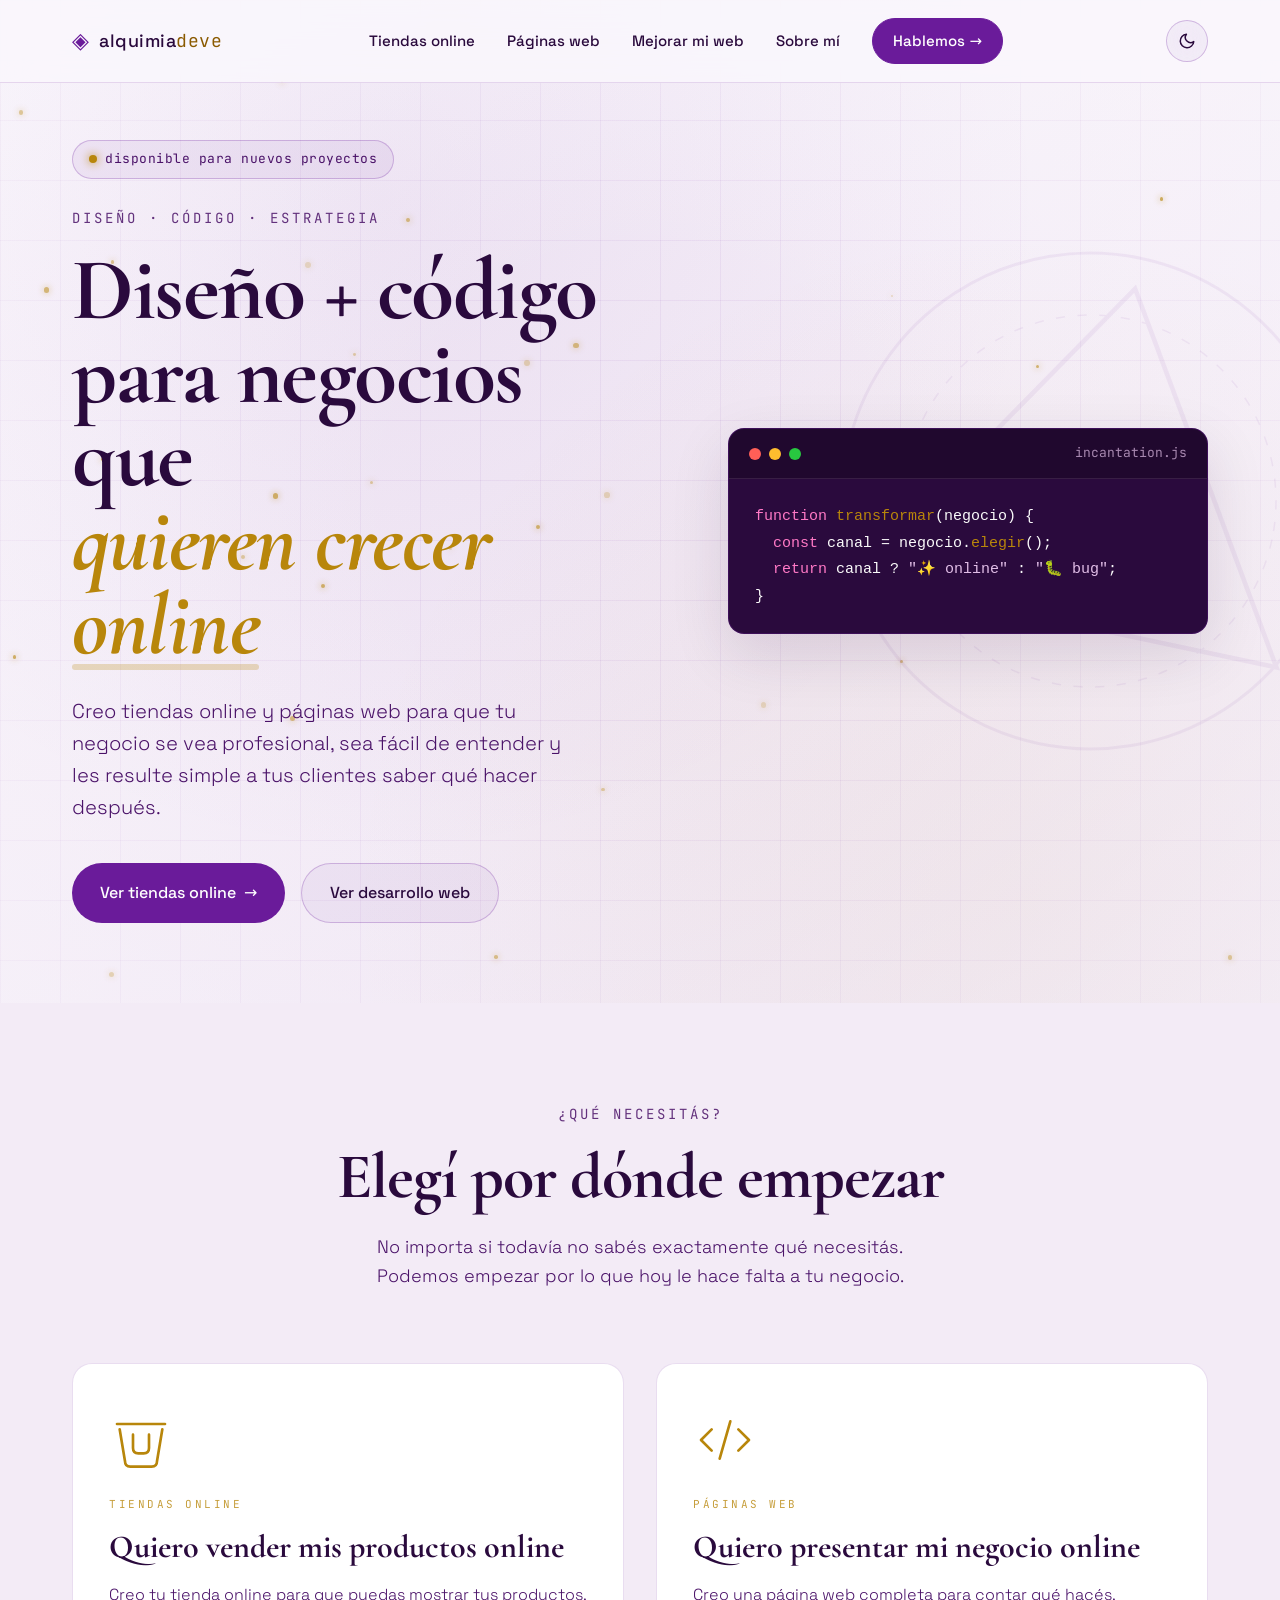
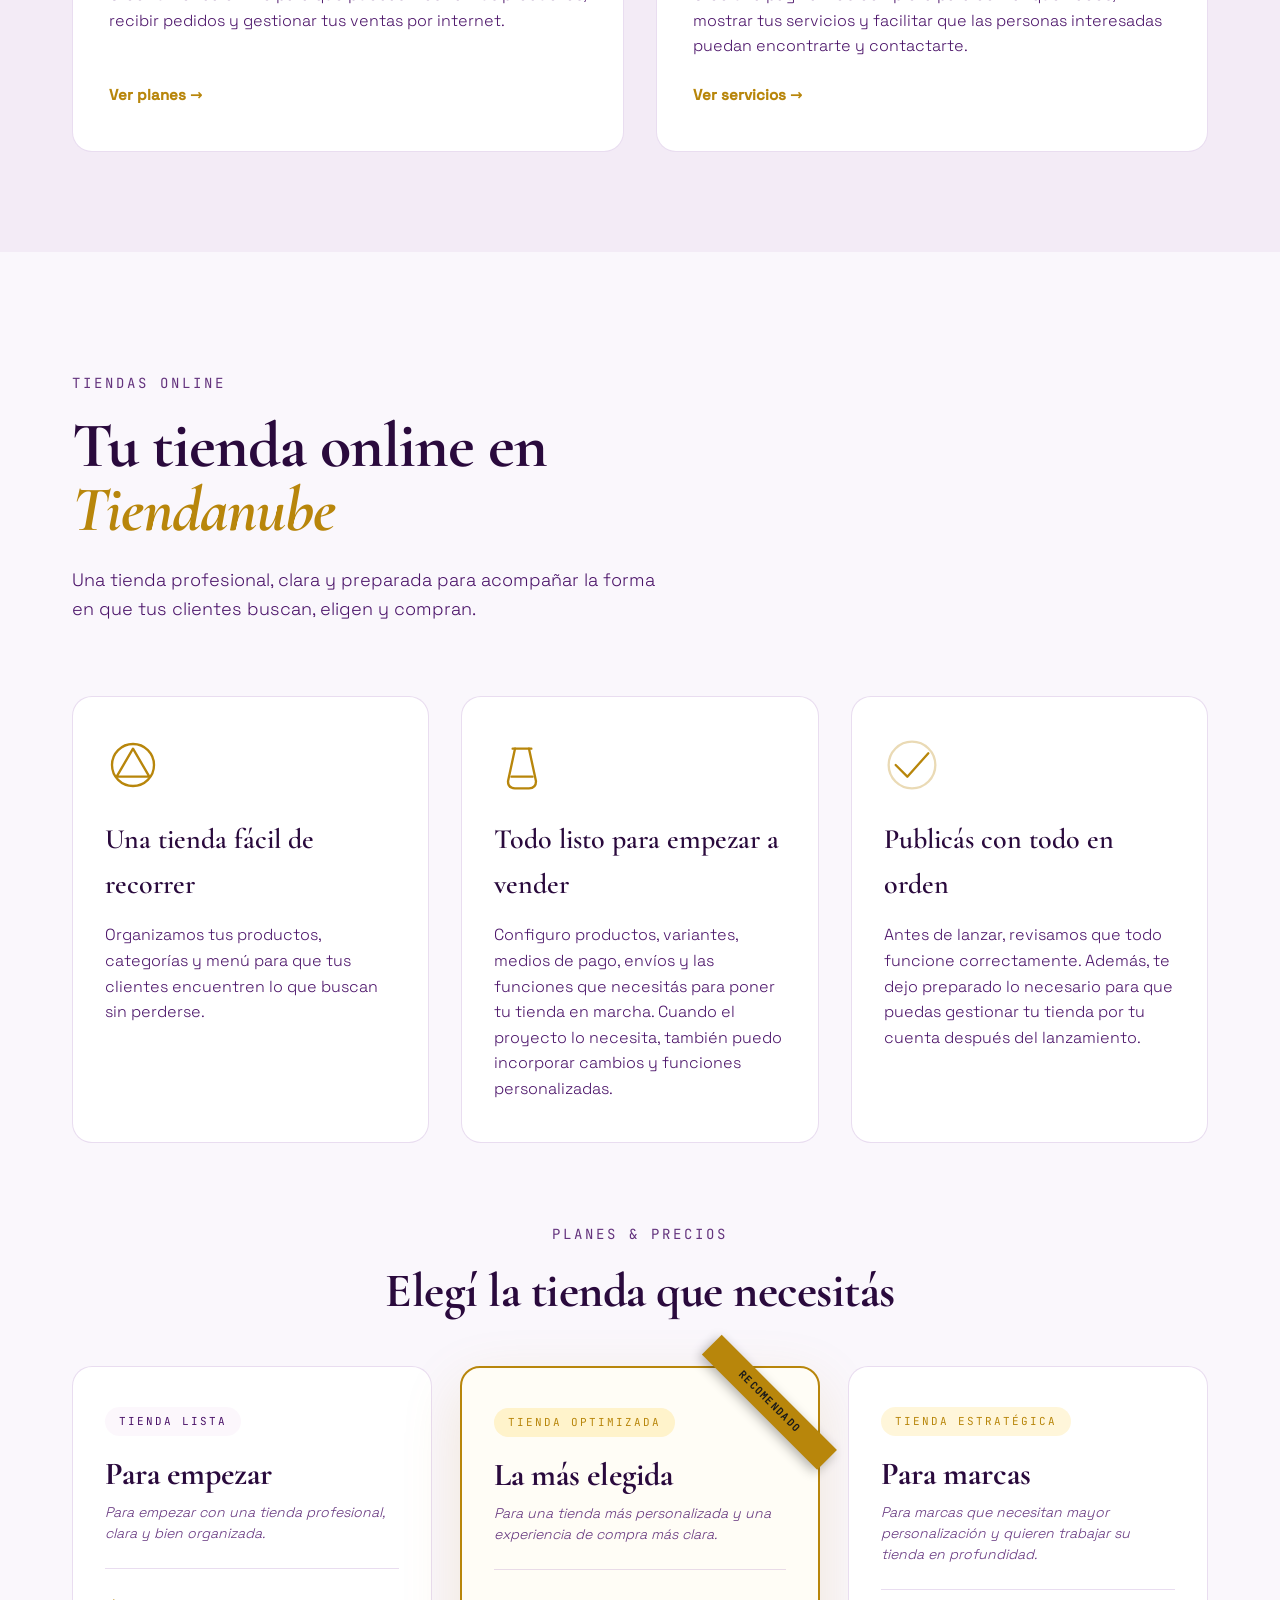
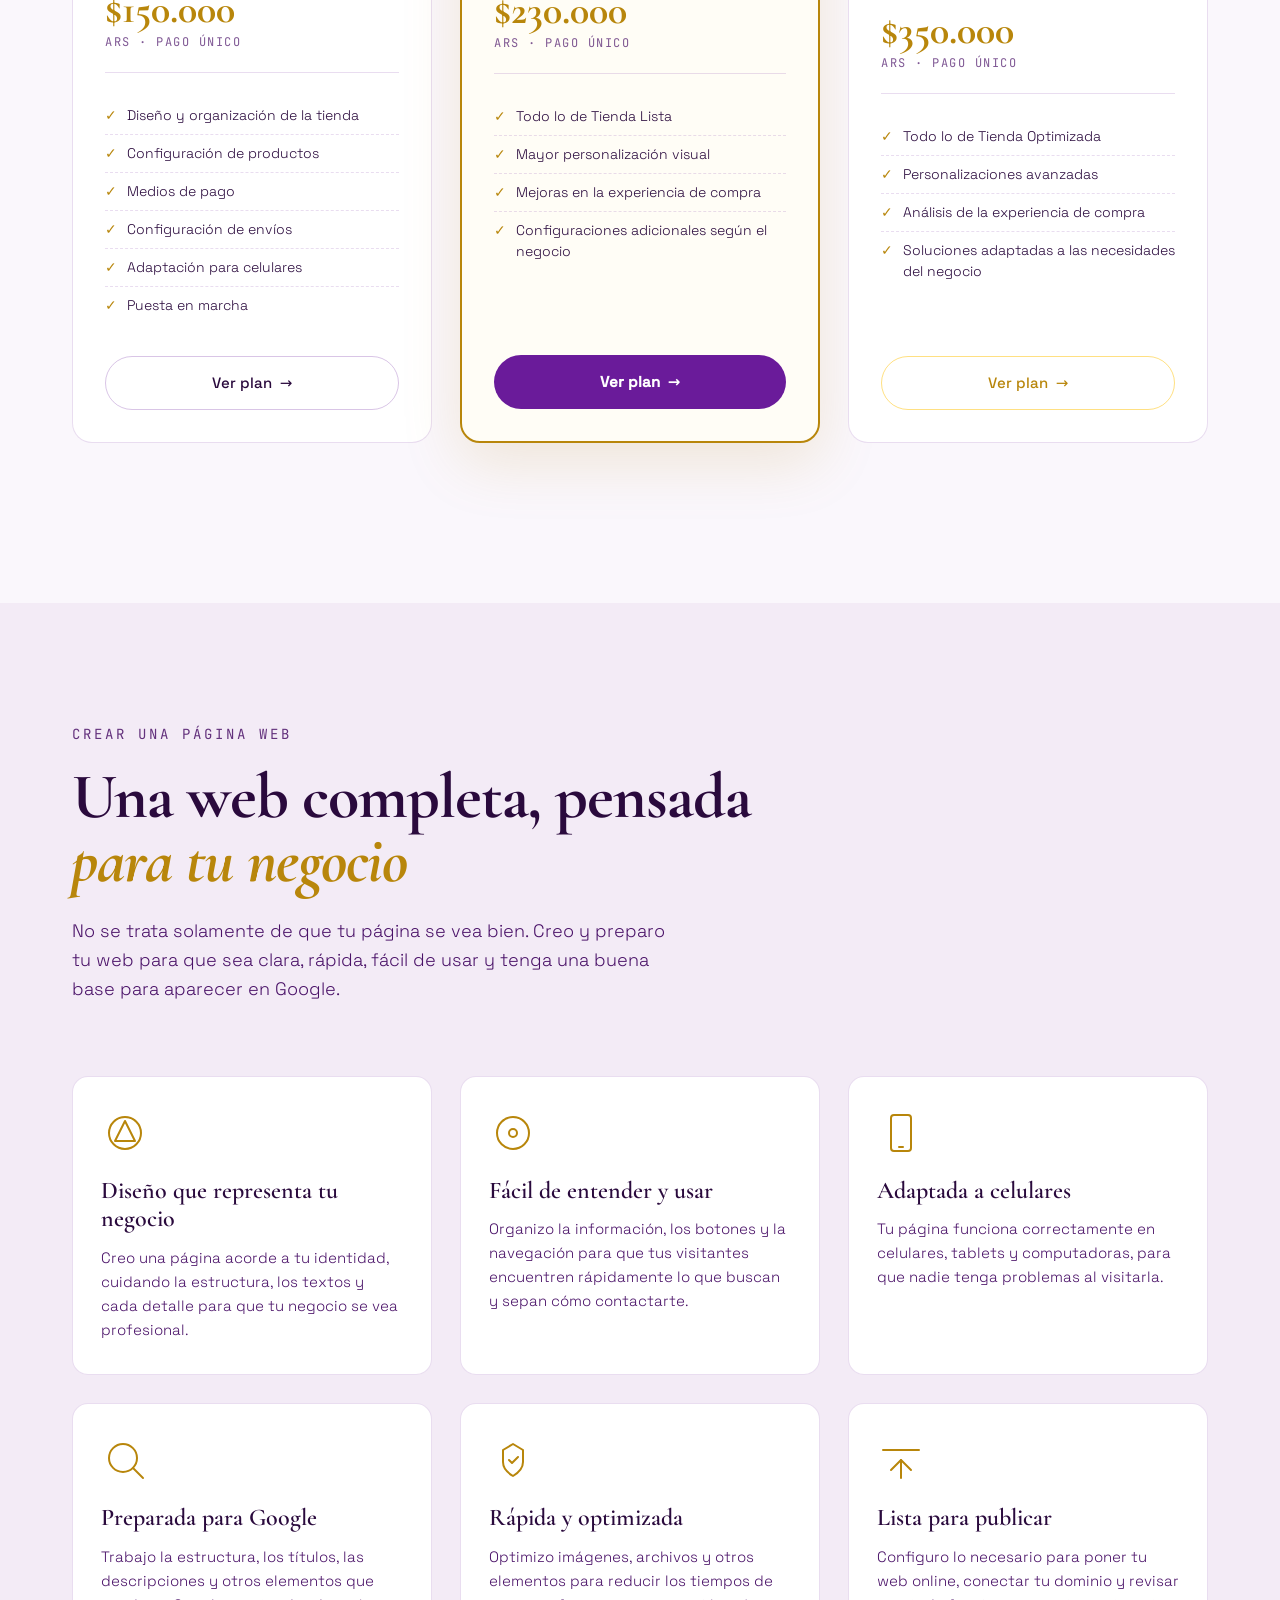
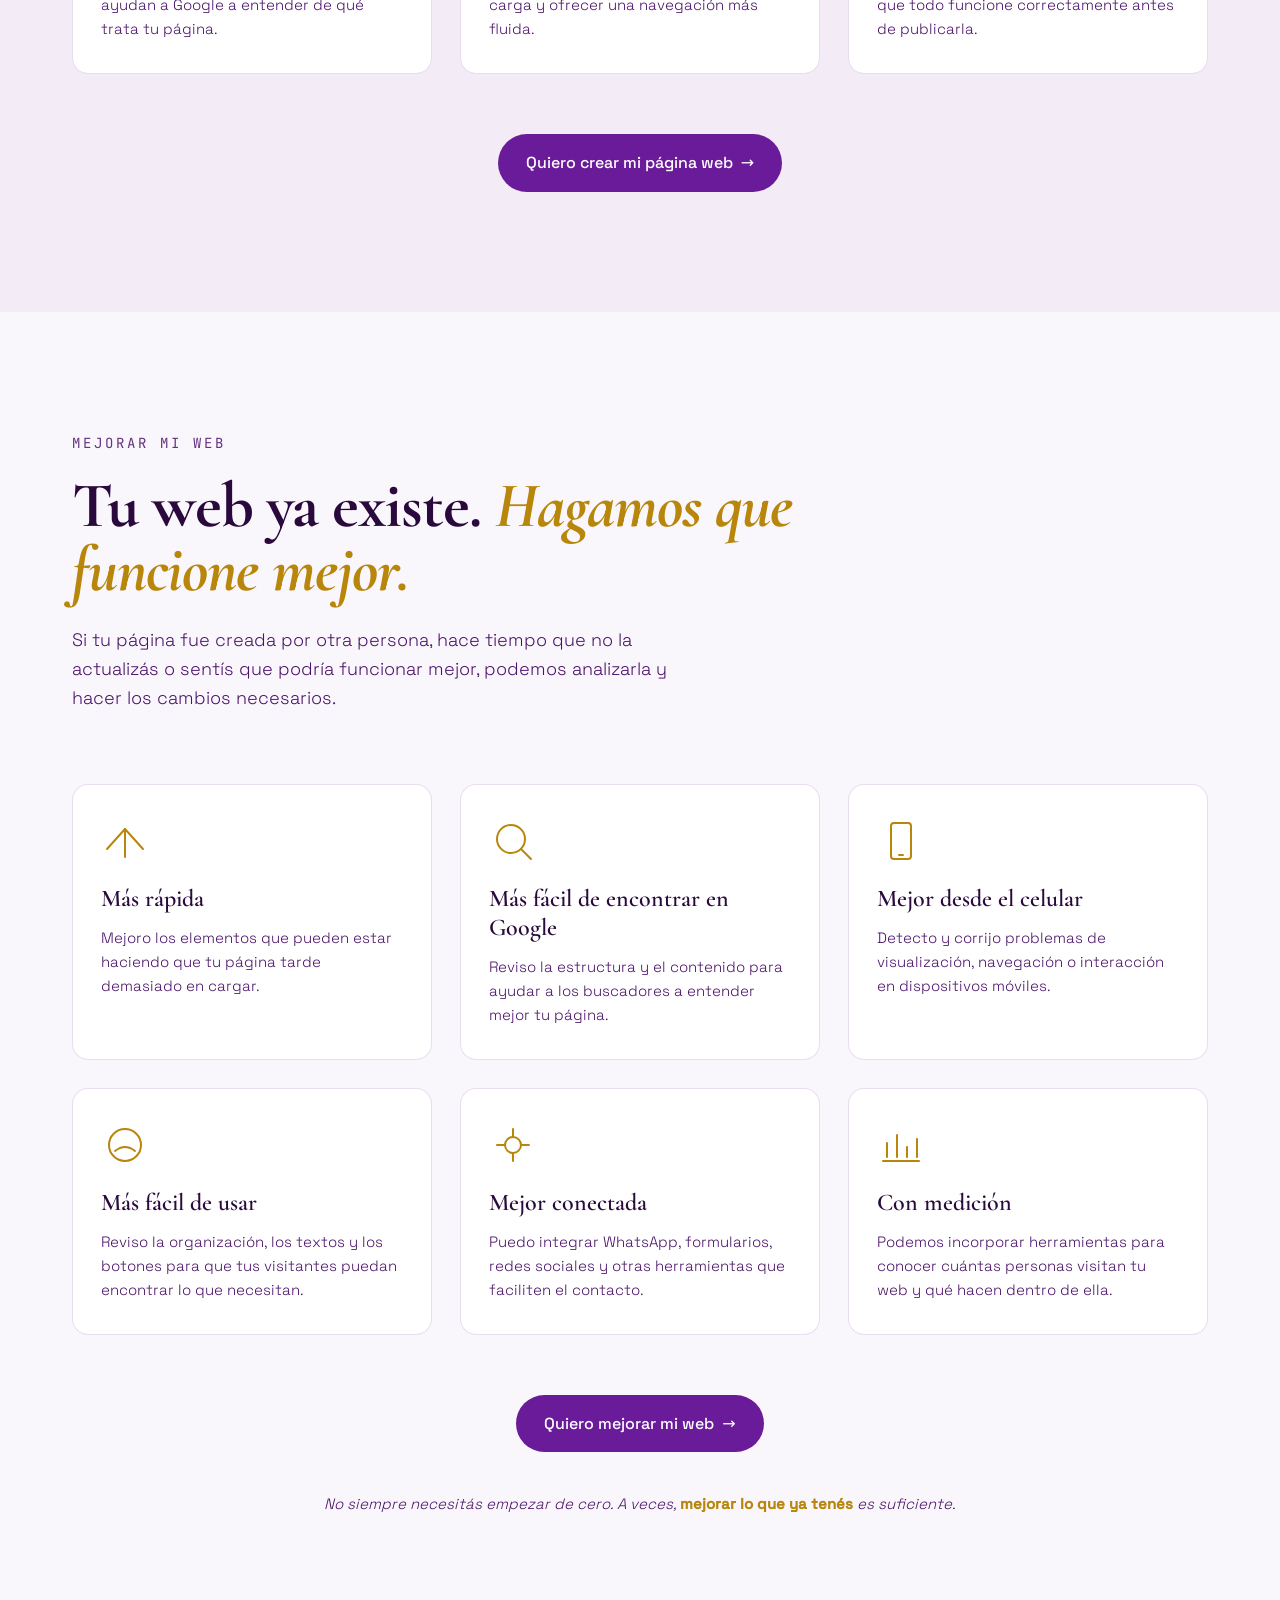
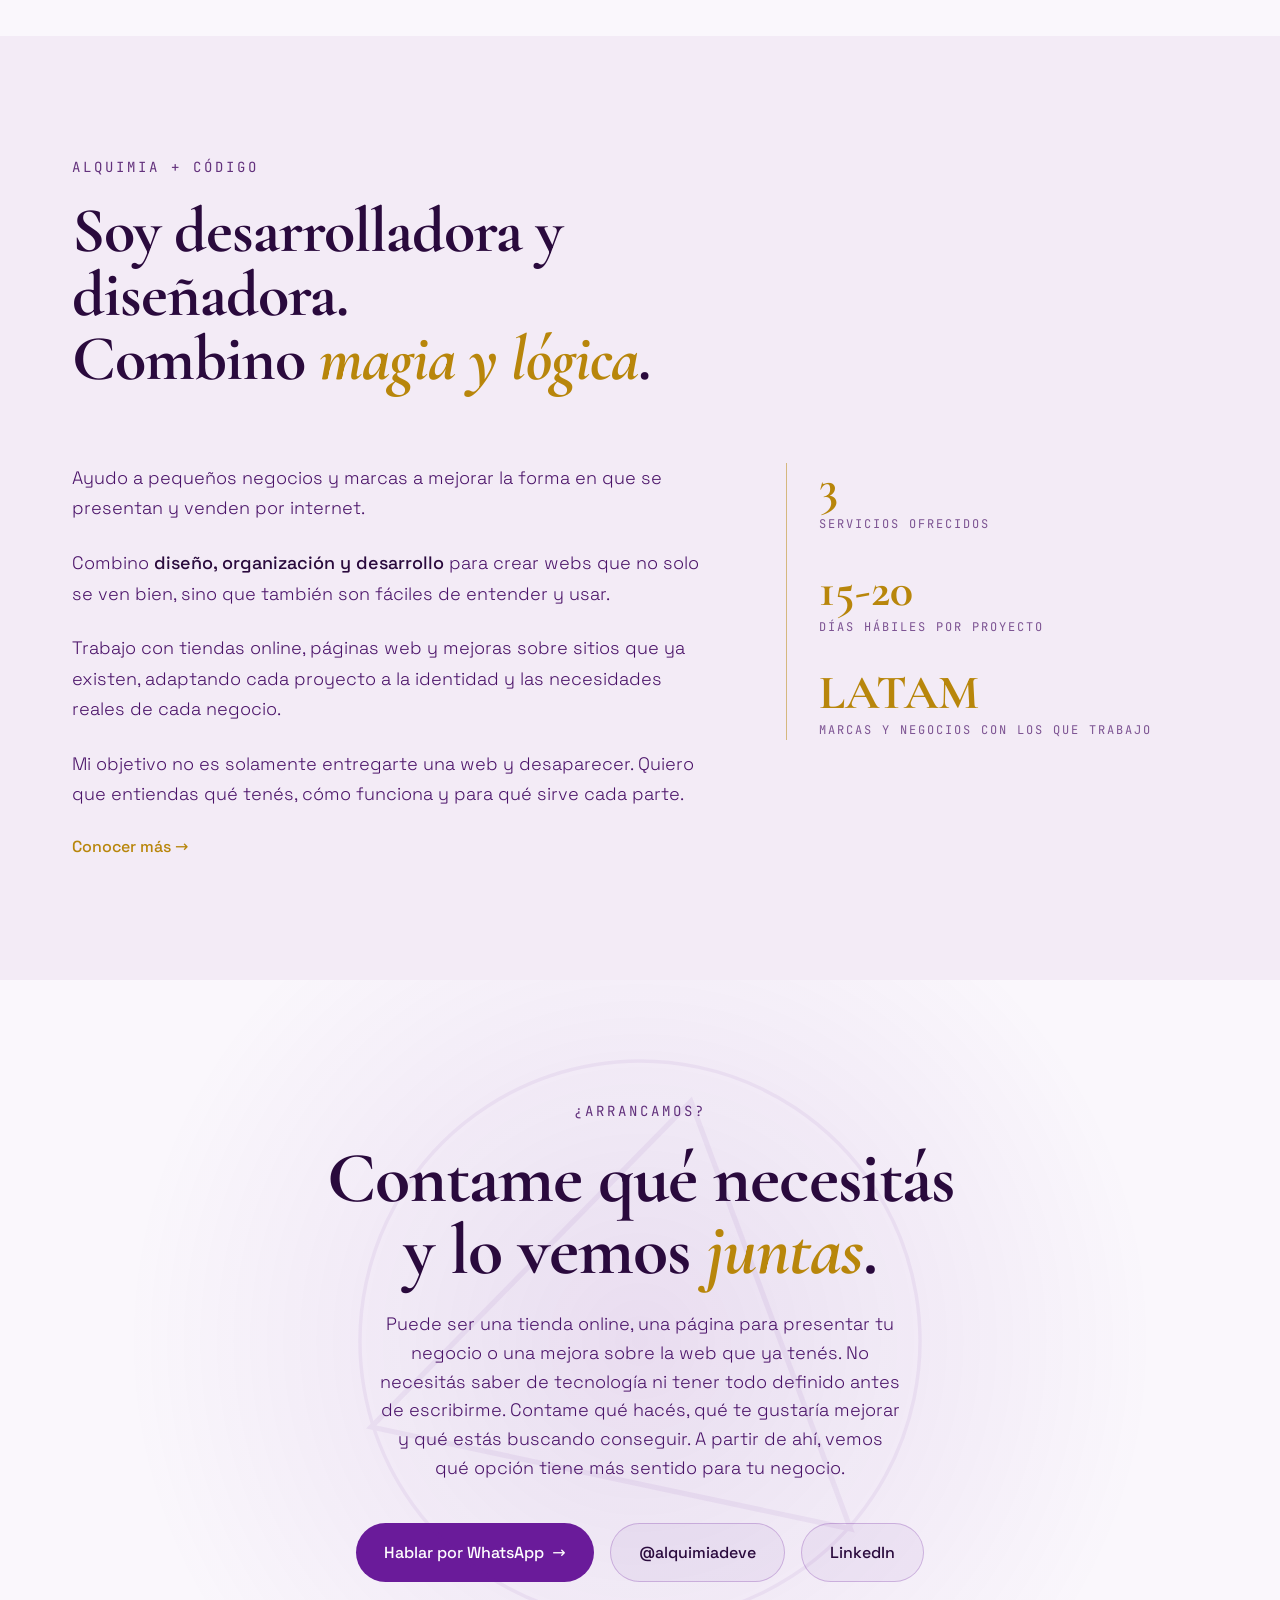
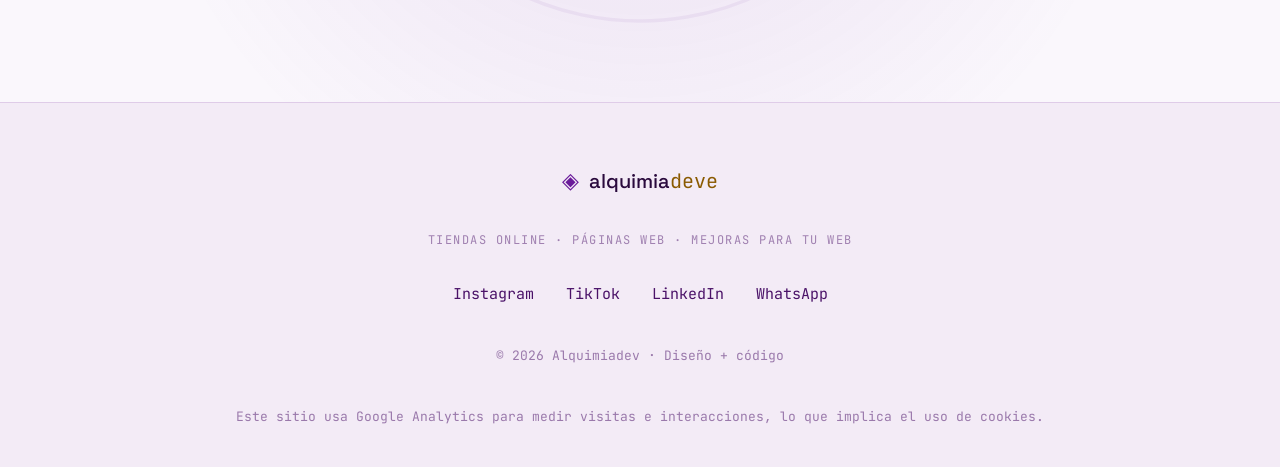
<file: index.html>
<!DOCTYPE html>
<html lang="es">
<head>
  <meta charset="UTF-8" />
  <meta name="viewport" content="width=device-width, initial-scale=1.0" />
  <meta name="google-site-verification" content="c2SzP26miLz7bndpd5K_EBHhoh6GBr6U7ppslG0u8II" />

  <!-- SEO básico -->
  <title>Tiendas online, páginas web y mejoras | Alquimiadev</title>
  <meta name="description" content="Creo tiendas online en Tiendanube, páginas web profesionales y mejoras para sitios existentes. Diseño, desarrollo y estrategia para negocios de LATAM." />
  <meta name="author" content="Alquimiadev" />
  <meta name="robots" content="index, follow, max-image-preview:large" />
  <link rel="canonical" href="https://alquimia-deve-web.vercel.app/" />

  <!-- Theme color dinámico -->
  <meta name="theme-color" content="#2a0a3d" media="(prefers-color-scheme: dark)" />
  <meta name="theme-color" content="#faf7fc" media="(prefers-color-scheme: light)" />

 
  <!-- Favicon -->
  <link rel="icon" type="image/svg+xml" href="logo.svg" />

  <!-- Open Graph -->
  <meta property="og:type" content="website" />
  <meta property="og:site_name" content="Alquimiadev" />
  <meta property="og:locale" content="es_AR" />
  <meta property="og:title" content="Tiendas online, páginas web y mejoras | Alquimiadev" />
  <meta property="og:description" content="Creo tiendas online en Tiendanube, páginas web profesionales y mejoras para sitios existentes." />
  <meta property="og:url" content="https://alquimia-deve-web.vercel.app/" />
  <meta property="og:image" content="https://alquimia-deve-web.vercel.app/og-image.png" />
  <meta property="og:image:width" content="1200" />
  <meta property="og:image:height" content="630" />
  <meta property="og:image:alt" content="Alquimiadev: diseño + código para negocios que crecen online" />

  <!-- Twitter / X -->
  <meta name="twitter:card" content="summary_large_image" />
  <meta name="twitter:title" content="Tiendas online, páginas web y mejoras | Alquimiadev" />
  <meta name="twitter:description" content="Creo tiendas online en Tiendanube, páginas web profesionales y mejoras para sitios existentes." />
  <meta name="twitter:image" content="https://alquimia-deve-web.vercel.app/og-image.png" />

  <!-- Schema.org JSON-LD -->
  <script type="application/ld+json">
  {
    "@context": "https://schema.org",
    "@graph": [
      {
        "@type": "WebSite",
        "@id": "https://alquimia-deve-web.vercel.app/#website",
        "url": "https://alquimia-deve-web.vercel.app/",
        "name": "Alquimiadev",
        "inLanguage": "es"
      },
      {
        "@type": "Person",
        "@id": "https://alquimia-deve-web.vercel.app/#persona",
        "name": "Alquimiadev",
        "jobTitle": "Desarrolladora y Diseñadora Web",
        "url": "https://alquimia-deve-web.vercel.app/",
        "worksFor": { "@id": "https://alquimia-deve-web.vercel.app/#negocio" },
        "sameAs": [
          "https://instagram.com/alquimiadeve",
          "https://tiktok.com/@alquimiadeve",
          "https://linkedin.com/in/romina-gonzalez-38a196232"
        ]
      },
      {
        "@type": "ProfessionalService",
        "@id": "https://alquimia-deve-web.vercel.app/#negocio",
        "name": "Alquimiadev",
        "url": "https://alquimia-deve-web.vercel.app/",
        "logo": "https://alquimia-deve-web.vercel.app/logo.svg",
        "image": "https://alquimia-deve-web.vercel.app/og-image.png",
        "slogan": "Diseño + código",
        "description": "Creación de tiendas online en Tiendanube, páginas web y mejoras para sitios existentes.",
        "founder": { "@id": "https://alquimia-deve-web.vercel.app/#persona" },
        "areaServed": { "@type": "Place", "name": "Latinoamérica" },
        "knowsAbout": ["Tiendanube", "Diseño UX", "Desarrollo web", "Landing pages", "SEO", "Performance web"],
        "sameAs": [
          "https://instagram.com/alquimiadeve",
          "https://tiktok.com/@alquimiadeve",
          "https://linkedin.com/in/romina-gonzalez-38a196232"
        ],
        "contactPoint": {
          "@type": "ContactPoint",
          "contactType": "ventas",
          "url": "https://wa.me/5491172546211",
          "availableLanguage": "Spanish"
        },
        "hasOfferCatalog": {
          "@type": "OfferCatalog",
          "name": "Servicios",
          "itemListElement": [
            {
              "@type": "Offer",
              "name": "Tienda Lista",
              "price": "150000",
              "priceCurrency": "ARS",
              "itemOffered": { "@type": "Service", "name": "Tienda online en Tiendanube", "description": "Diseño y configuración de tienda online básica." }
            },
            {
              "@type": "Offer",
              "name": "Tienda Optimizada",
              "price": "230000",
              "priceCurrency": "ARS",
              "itemOffered": { "@type": "Service", "name": "Tienda online personalizada", "description": "Tienda con mayor personalización visual y mejoras de experiencia." }
            },
            {
              "@type": "Offer",
              "name": "Tienda Estratégica",
              "price": "350000",
              "priceCurrency": "ARS",
              "itemOffered": { "@type": "Service", "name": "Tienda online avanzada", "description": "Solución avanzada con personalizaciones y análisis de experiencia." }
            },
            {
              "@type": "Offer",
              "itemOffered": { "@type": "Service", "name": "Páginas web", "description": "Desarrollo de páginas web completas para presentar tu negocio." }
            },
            {
              "@type": "Offer",
              "itemOffered": { "@type": "Service", "name": "Mejoras para tu web", "description": "Optimización de performance, SEO, accesibilidad y usabilidad para webs existentes." }
            }
          ]
        }
      }
    ]
  }
  </script>


<!-- Tema  -->
<script src="theme-init.js"></script>

<!-- Google Analytics -->
<script async src="https://www.googletagmanager.com/gtag/js?id=G-09D3ZTJMD2"></script>
<script src="/gtag-init.js"></script>
<script src="/analytics.js" defer></script>

  <!-- Fuentes -->
  <link rel="preload" href="fonts/cormorant-garamond-latin-700-normal.woff2" as="font" type="font/woff2" crossorigin>
  <link rel="preload" href="fonts/cormorant-garamond-latin-700-italic.woff2" as="font" type="font/woff2" crossorigin>
  <link rel="preload" href="fonts/space-grotesk-latin-300-normal.woff2" as="font" type="font/woff2" crossorigin>

  <link rel="stylesheet" href="styles.css" />
  <link rel="stylesheet" href="accessibility.css" />
  <link rel="stylesheet" href="performance.css" />
  <script src="script.js" defer></script>
  <script src="a11y.js" defer></script>
</head>
<body>

  <a href="#contenido" class="skip-link">Saltar al contenido</a>

  <!-- NAVEGACIÓN -->
  <header class="nav">
    <div class="nav-inner">
      <a href="#inicio" class="nav-logo" aria-label="Alquimiadev, ir al inicio">
        <span class="nav-logo-symbol" aria-hidden="true">◈</span>
        <span class="nav-logo-text">alquimia<em>deve</em></span>
      </a>

      <nav class="nav-links" aria-label="Principal">
        <a href="#tiendas">Tiendas online</a>
        <a href="#paginas-web" >Páginas web</a>
        <a href="#mejorar-web" >Mejorar mi web</a>
        <a href="#sobre-mi">Sobre mí</a>
        <a href="#contacto" class="nav-cta">Hablemos <span aria-hidden="true">→</span></a>
      </nav>

      <button type="button" class="theme-toggle" id="themeToggle" aria-label="Cambiar tema" aria-pressed="false">
        <span class="theme-icon theme-icon-sun" aria-hidden="true">
          <svg viewBox="0 0 24 24" fill="none" stroke="currentColor" stroke-width="2" stroke-linecap="round" stroke-linejoin="round" width="18" height="18">
            <circle cx="12" cy="12" r="4"/>
            <path d="M12 2v2M12 20v2M4.93 4.93l1.41 1.41M17.66 17.66l1.41 1.41M2 12h2M20 12h2M6.34 17.66l-1.41 1.41M19.07 4.93l-1.41 1.41"/>
          </svg>
        </span>
        <span class="theme-icon theme-icon-moon" aria-hidden="true">
          <svg viewBox="0 0 24 24" fill="none" stroke="currentColor" stroke-width="2" stroke-linecap="round" stroke-linejoin="round" width="18" height="18">
            <path d="M21 12.79A9 9 0 1 1 11.21 3 7 7 0 0 0 21 12.79z"/>
          </svg>
        </span>
      </button>

      <button type="button" class="nav-toggle" id="navToggle" aria-label="Abrir menú" aria-expanded="false" aria-controls="navMobile">
        <span aria-hidden="true"></span><span aria-hidden="true"></span><span aria-hidden="true"></span>
      </button>
    </div>
  </header>

  <nav class="nav-mobile" id="navMobile" aria-label="Principal (móvil)">
    <a href="#tiendas">Tiendas online</a>
    <a href="#paginas-web">Páginas web</a>
    <a href="#mejorar-web">Mejorar mi web</a>
    <a href="#sobre-mi">Sobre mí</a>
    <a href="#contacto">Hablemos</a>
  </nav>

  <main id="contenido">

  <!-- HERO -->
  <section class="hero" id="inicio" aria-labelledby="hero-titulo">
    <div class="hero-bg" aria-hidden="true">
      <div class="grid-bg"></div>
      <div class="particles" id="particles"></div>
      <svg class="alchemy-mark" viewBox="0 0 200 200" focusable="false">
        <circle cx="100" cy="100" r="80" fill="none" stroke="currentColor" stroke-width="1"/>
        <circle cx="100" cy="100" r="60" fill="none" stroke="currentColor" stroke-width="0.5" stroke-dasharray="3 4"/>
        <polygon points="100,30 170,140 30,140" fill="none" stroke="currentColor" stroke-width="1.5"/>
        <circle cx="100" cy="100" r="10" fill="currentColor" opacity="0.6"/>
      </svg>
    </div>

    <div class="container hero-inner">
      <div class="hero-content">

        <p class="badge">
          <span class="badge-dot" aria-hidden="true"></span>
          disponible para nuevos proyectos
        </p>

        <p class="kicker">diseño · código · estrategia</p>

        <h1 class="hero-title" id="hero-titulo">
          Diseño + código<br>
          para negocios que<br>
          <em>quieren crecer online</em>
        </h1>

        <p class="hero-sub">
          Creo tiendas online y páginas web para que tu negocio se vea profesional,
          sea fácil de entender y les resulte simple a tus clientes saber qué hacer después.
        </p>

        <div class="hero-ctas">
          <a href="#tiendas" class="btn btn-primary">Ver tiendas online <span aria-hidden="true">→</span></a>
          <a href="#paginas-web" class="btn btn-secondary">Ver desarrollo web</a>
        </div>

      </div>

      <div class="hero-code" aria-hidden="true">
        <div class="code-panel">
          <div class="code-header">
            <span></span><span></span><span></span>
            <em>incantation.js</em>
          </div>
          <pre class="code-body"><code><span class="c-key">function</span> <span class="c-fn">transformar</span>(negocio) {
  <span class="c-key">const</span> canal = negocio.<span class="c-fn">elegir</span>();
  <span class="c-key">return</span> canal ? <span class="c-str">"✨ online"</span> : <span class="c-str">"🐛 bug"</span>;
}</code></pre>
        </div>
      </div>

    </div>
  </section>


  <!-- DECISIÓN: DOS CAMINOS -->
  <section class="section decision" aria-labelledby="decision-titulo">
    <div class="container">

      <div class="section-header section-header--centered">
        <p class="kicker kicker--centered">¿qué necesitás?</p>
        <h2 class="section-title" id="decision-titulo">
          Elegí por dónde empezar
        </h2>
        <p class="section-sub section-sub--centered">
          No importa si todavía no sabés exactamente qué necesitás.
          Podemos empezar por lo que hoy le hace falta a tu negocio.
        </p>
      </div>

      <div class="decision-grid">

        <a href="#tiendas" class="decision-card">
          <div class="decision-icon" aria-hidden="true">
            <svg viewBox="0 0 48 48" fill="none" stroke="currentColor" stroke-width="2" stroke-linecap="round" stroke-linejoin="round">
              <path d="M 8 16 L 12 40 Q 12 44 16 44 L 32 44 Q 36 44 36 40 L 40 16"/>
              <path d="M 6 12 L 42 12"/>
              <path d="M 18 20 L 18 30 Q 18 34 22 34 L 26 34 Q 30 34 30 30 L 30 20"/>
            </svg>
          </div>
          <span class="decision-tag">Tiendas online</span>
          <h3>Quiero vender mis productos online</h3>
          <p>
            Creo tu tienda online para que puedas mostrar tus productos,
            recibir pedidos y gestionar tus ventas por internet.
          </p>
          <span class="decision-cta">Ver planes <span aria-hidden="true">→</span></span>
        </a>

        <a href="#paginas-web" class="decision-card">
          <div class="decision-icon" aria-hidden="true">
            <svg viewBox="0 0 48 48" fill="none" stroke="currentColor" stroke-width="2" stroke-linecap="round" stroke-linejoin="round">
              <polyline points="14,16 6,24 14,32"/>
              <polyline points="34,16 42,24 34,32"/>
              <line x1="28" y1="10" x2="20" y2="38"/>
            </svg>
          </div>
          <span class="decision-tag">Páginas web</span>
          <h3>Quiero presentar mi negocio online</h3>
          <p>
            Creo una página web completa para contar qué hacés, mostrar
            tus servicios y facilitar que las personas interesadas puedan
            encontrarte y contactarte.
          </p>
          <span class="decision-cta">Ver servicios <span aria-hidden="true">→</span></span>
        </a>

      </div>

    </div>
  </section>


  <!-- ========================================================
       SECCIÓN 1 — TIENDAS ONLINE
       ======================================================== -->
  <section class="section servicio-tiendas" id="tiendas" aria-labelledby="tiendas-titulo">
    <div class="container">

      <div class="section-header">
        <p class="kicker">tiendas online</p>
        <h2 class="section-title" id="tiendas-titulo">
          Tu tienda online en <em>Tiendanube</em>
        </h2>
        <p class="section-sub">
          Una tienda profesional, clara y preparada para acompañar la forma
          en que tus clientes buscan, eligen y compran.
        </p>
      </div>

      <div class="services-grid services-grid--spaced">

        <article class="service-card">
          <div class="service-icon" aria-hidden="true">
            <svg viewBox="0 0 48 48" fill="none" stroke="currentColor" stroke-width="2" stroke-linecap="round" stroke-linejoin="round">
              <circle cx="24" cy="24" r="18"/>
              <polygon points="24,10 38,34 10,34"/>
            </svg>
          </div>
          <h3>Una tienda fácil de recorrer</h3>
          <p>
            Organizamos tus productos, categorías y menú para que tus clientes
            encuentren lo que buscan sin perderse.
          </p>
        </article>

        <article class="service-card">
          <div class="service-icon" aria-hidden="true">
            <svg viewBox="0 0 48 48" fill="none" stroke="currentColor" stroke-width="2" stroke-linecap="round" stroke-linejoin="round">
              <path d="M 18 10 L 12 38 Q 12 44 18 44 L 30 44 Q 36 44 36 38 L 30 10"/>
              <line x1="16" y1="10" x2="32" y2="10"/>
              <line x1="15" y1="34" x2="33" y2="34"/>
            </svg>
          </div>
          <h3>Todo listo para empezar a vender</h3>
          <p>
            Configuro productos, variantes, medios de pago, envíos y las funciones
            que necesitás para poner tu tienda en marcha. Cuando el proyecto lo necesita,
            también puedo incorporar cambios y funciones personalizadas.
          </p>
        </article>

        <article class="service-card">
          <div class="service-icon" aria-hidden="true">
            <svg viewBox="0 0 48 48" fill="none" stroke="currentColor" stroke-width="2" stroke-linecap="round" stroke-linejoin="round">
              <polyline points="10,24 20,34 38,14"/>
              <circle cx="24" cy="24" r="20" opacity="0.3"/>
            </svg>
          </div>
          <h3>Publicás con todo en orden</h3>
          <p>
            Antes de lanzar, revisamos que todo funcione correctamente.
            Además, te dejo preparado lo necesario para que puedas gestionar
            tu tienda por tu cuenta después del lanzamiento.
          </p>
        </article>

      </div>

      <div class="planes-header">
        <p class="kicker kicker--centered">planes & precios</p>
        <h3 class="planes-subtitle">Elegí la tienda que necesitás</h3>
      </div>

      <div class="planes-grid">

        <!-- TIENDA LISTA -->
        <article class="plan plan-base">
          <span class="plan-badge">Tienda Lista</span>
          <h3 class="plan-name">Para empezar</h3>
          <p class="plan-tagline">
            Para empezar con una tienda profesional, clara y bien organizada.
          </p>

          <div class="plan-price">
            <span class="plan-amount">$150.000</span>
            <span class="plan-currency">ARS · pago único</span>
          </div>

          <ul class="plan-features">
            <li>Diseño y organización de la tienda</li>
            <li>Configuración de productos</li>
            <li>Medios de pago</li>
            <li>Configuración de envíos</li>
            <li>Adaptación para celulares</li>
            <li>Puesta en marcha</li>
          </ul>

          <a href="https://wa.me/5491172546211?text=%C2%A1Hola!%20Quiero%20consultar%20por%20el%20plan%20Tienda%20Lista."
             target="_blank"
             rel="noopener"
             class="btn btn-plan btn-plan-base">
            Ver plan <span aria-hidden="true">→</span>
          </a>
        </article>

        <!-- TIENDA OPTIMIZADA -->
        <article class="plan plan-full destacado">
          <span class="plan-ribbon">Recomendado</span>
          <span class="plan-badge">Tienda Optimizada</span>
          <h3 class="plan-name">La más elegida</h3>
          <p class="plan-tagline">
            Para una tienda más personalizada y una experiencia de compra más clara.
          </p>

          <div class="plan-price">
            <span class="plan-amount">$230.000</span>
            <span class="plan-currency">ARS · pago único</span>
          </div>

          <ul class="plan-features">
            <li>Todo lo de Tienda Lista</li>
            <li>Mayor personalización visual</li>
            <li>Mejoras en la experiencia de compra</li>
            <li>Configuraciones adicionales según el negocio</li>
          </ul>

          <a href="https://wa.me/5491172546211?text=%C2%A1Hola!%20Quiero%20consultar%20por%20el%20plan%20Tienda%20Optimizada."
             target="_blank"
             rel="noopener"
             class="btn btn-plan btn-plan-full">
            Ver plan <span aria-hidden="true">→</span>
          </a>
        </article>

        <!-- TIENDA ESTRATÉGICA -->
        <article class="plan plan-premium">
          <span class="plan-badge">Tienda Estratégica</span>
          <h3 class="plan-name">Para marcas</h3>
          <p class="plan-tagline">
            Para marcas que necesitan mayor personalización y quieren trabajar
            su tienda en profundidad.
          </p>

          <div class="plan-price">
            <span class="plan-amount">$350.000</span>
            <span class="plan-currency">ARS · pago único</span>
          </div>

          <ul class="plan-features">
            <li>Todo lo de Tienda Optimizada</li>
            <li>Personalizaciones avanzadas</li>
            <li>Análisis de la experiencia de compra</li>
            <li>Soluciones adaptadas a las necesidades del negocio</li>
          </ul>

          <a href="https://wa.me/5491172546211?text=%C2%A1Hola!%20Quiero%20consultar%20por%20el%20plan%20Tienda%20Estrat%C3%A9gica."
             target="_blank"
             rel="noopener"
             class="btn btn-plan btn-plan-premium">
            Ver plan <span aria-hidden="true">→</span>
          </a>
        </article>

      </div>

    </div>
  </section>


  <!-- ========================================================
       SECCIÓN 2 — PÁGINAS WEB
       ======================================================== -->
  <section class="section servicio-desarrollo" id="paginas-web" aria-labelledby="paginas-titulo">
    <div class="container">

      <div class="section-header">
        <p class="kicker">crear una página web</p>
        <h2 class="section-title" id="paginas-titulo">
          Una web completa, pensada <em>para tu negocio</em>
        </h2>
        <p class="section-sub">
          No se trata solamente de que tu página se vea bien. Creo y preparo tu web
          para que sea clara, rápida, fácil de usar y tenga una buena base para
          aparecer en Google.
        </p>
      </div>

      <div class="web-features-grid web-features-grid--spaced">

        <article class="web-feature">
          <div class="web-feature-icon" aria-hidden="true">
            <svg viewBox="0 0 48 48" fill="none" stroke="currentColor" stroke-width="2" stroke-linecap="round" stroke-linejoin="round">
              <circle cx="24" cy="24" r="16"/>
              <polygon points="24,12 34,32 14,32"/>
            </svg>
          </div>
          <h3>Diseño que representa tu negocio</h3>
          <p>
            Creo una página acorde a tu identidad, cuidando la estructura,
            los textos y cada detalle para que tu negocio se vea profesional.
          </p>
        </article>

        <article class="web-feature">
          <div class="web-feature-icon" aria-hidden="true">
            <svg viewBox="0 0 48 48" fill="none" stroke="currentColor" stroke-width="2" stroke-linecap="round" stroke-linejoin="round">
              <circle cx="24" cy="24" r="16"/>
              <circle cx="24" cy="24" r="4"/>
            </svg>
          </div>
          <h3>Fácil de entender y usar</h3>
          <p>
            Organizo la información, los botones y la navegación para que tus
            visitantes encuentren rápidamente lo que buscan y sepan cómo contactarte.
          </p>
        </article>

        <article class="web-feature">
          <div class="web-feature-icon" aria-hidden="true">
            <svg viewBox="0 0 48 48" fill="none" stroke="currentColor" stroke-width="2" stroke-linecap="round" stroke-linejoin="round">
              <rect x="14" y="6" width="20" height="36" rx="3"/>
              <line x1="22" y1="38" x2="26" y2="38"/>
            </svg>
          </div>
          <h3>Adaptada a celulares</h3>
          <p>
            Tu página funciona correctamente en celulares, tablets y computadoras,
            para que nadie tenga problemas al visitarla.
          </p>
        </article>

        <article class="web-feature">
          <div class="web-feature-icon" aria-hidden="true">
            <svg viewBox="0 0 48 48" fill="none" stroke="currentColor" stroke-width="2" stroke-linecap="round" stroke-linejoin="round">
              <circle cx="22" cy="22" r="14"/>
              <line x1="32" y1="32" x2="42" y2="42"/>
            </svg>
          </div>
          <h3>Preparada para Google</h3>
          <p>
            Trabajo la estructura, los títulos, las descripciones y otros elementos
            que ayudan a Google a entender de qué trata tu página.
          </p>
        </article>

        <article class="web-feature">
          <div class="web-feature-icon" aria-hidden="true">
            <svg viewBox="0 0 48 48" fill="none" stroke="currentColor" stroke-width="2" stroke-linecap="round" stroke-linejoin="round">
              <path d="M 24 8 L 34 14 L 34 26 Q 34 34 24 40 Q 14 34 14 26 L 14 14 Z"/>
              <polyline points="20,24 23,27 29,21"/>
            </svg>
          </div>
          <h3>Rápida y optimizada</h3>
          <p>
            Optimizo imágenes, archivos y otros elementos para reducir
            los tiempos de carga y ofrecer una navegación más fluida.
          </p>
        </article>

        <article class="web-feature">
          <div class="web-feature-icon" aria-hidden="true">
            <svg viewBox="0 0 48 48" fill="none" stroke="currentColor" stroke-width="2" stroke-linecap="round" stroke-linejoin="round">
              <path d="M 14 34 L 24 24 L 34 34"/>
              <line x1="24" y1="24" x2="24" y2="42"/>
              <path d="M 6 14 L 42 14"/>
            </svg>
          </div>
          <h3>Lista para publicar</h3>
          <p>
            Configuro lo necesario para poner tu web online, conectar tu dominio
            y revisar que todo funcione correctamente antes de publicarla.
          </p>
        </article>

      </div>

      <div class="section-cta-centered">
        <a href="https://wa.me/5491172546211?text=%C2%A1Hola!%20Quiero%20crear%20mi%20p%C3%A1gina%20web."
           target="_blank"
           rel="noopener"
           class="btn btn-primary">
          Quiero crear mi página web <span aria-hidden="true">→</span>
        </a>
      </div>

    </div>
  </section>


  <!-- ========================================================
       SECCIÓN 3 — MEJORAR MI WEB
       ======================================================== -->
  <section class="section servicio-mejoras" id="mejorar-web" aria-labelledby="mejorar-titulo">
    <div class="container">

      <div class="section-header">
        <p class="kicker">mejorar mi web</p>
        <h2 class="section-title" id="mejorar-titulo">
          Tu web ya existe. <em>Hagamos que funcione mejor.</em>
        </h2>
        <p class="section-sub">
          Si tu página fue creada por otra persona, hace tiempo que no la actualizás
          o sentís que podría funcionar mejor, podemos analizarla y hacer los cambios necesarios.
        </p>
      </div>

      <div class="web-features-grid web-features-grid--spaced">

        <article class="web-feature">
          <div class="web-feature-icon" aria-hidden="true">
            <svg viewBox="0 0 48 48" fill="none" stroke="currentColor" stroke-width="2" stroke-linecap="round" stroke-linejoin="round">
              <path d="M 6 32 L 24 12 L 42 32"/>
              <line x1="24" y1="12" x2="24" y2="40"/>
            </svg>
          </div>
          <h3>Más rápida</h3>
          <p>
            Mejoro los elementos que pueden estar haciendo que tu página
            tarde demasiado en cargar.
          </p>
        </article>

        <article class="web-feature">
          <div class="web-feature-icon" aria-hidden="true">
            <svg viewBox="0 0 48 48" fill="none" stroke="currentColor" stroke-width="2" stroke-linecap="round" stroke-linejoin="round">
              <circle cx="22" cy="22" r="14"/>
              <line x1="32" y1="32" x2="42" y2="42"/>
            </svg>
          </div>
          <h3>Más fácil de encontrar en Google</h3>
          <p>
            Reviso la estructura y el contenido para ayudar a los buscadores
            a entender mejor tu página.
          </p>
        </article>

        <article class="web-feature">
          <div class="web-feature-icon" aria-hidden="true">
            <svg viewBox="0 0 48 48" fill="none" stroke="currentColor" stroke-width="2" stroke-linecap="round" stroke-linejoin="round">
              <rect x="14" y="6" width="20" height="36" rx="3"/>
              <line x1="22" y1="38" x2="26" y2="38"/>
            </svg>
          </div>
          <h3>Mejor desde el celular</h3>
          <p>
            Detecto y corrijo problemas de visualización, navegación
            o interacción en dispositivos móviles.
          </p>
        </article>

        <article class="web-feature">
          <div class="web-feature-icon" aria-hidden="true">
            <svg viewBox="0 0 48 48" fill="none" stroke="currentColor" stroke-width="2" stroke-linecap="round" stroke-linejoin="round">
              <circle cx="24" cy="24" r="16"/>
              <path d="M 14 30 Q 24 22 34 30"/>
            </svg>
          </div>
          <h3>Más fácil de usar</h3>
          <p>
            Reviso la organización, los textos y los botones para que tus
            visitantes puedan encontrar lo que necesitan.
          </p>
        </article>

        <article class="web-feature">
          <div class="web-feature-icon" aria-hidden="true">
            <svg viewBox="0 0 48 48" fill="none" stroke="currentColor" stroke-width="2" stroke-linecap="round" stroke-linejoin="round">
              <path d="M 24 8 v 8 M 24 32 v 8 M 8 24 h 8 M 32 24 h 8"/>
              <circle cx="24" cy="24" r="8"/>
            </svg>
          </div>
          <h3>Mejor conectada</h3>
          <p>
            Puedo integrar WhatsApp, formularios, redes sociales y otras
            herramientas que faciliten el contacto.
          </p>
        </article>

        <article class="web-feature">
          <div class="web-feature-icon" aria-hidden="true">
            <svg viewBox="0 0 48 48" fill="none" stroke="currentColor" stroke-width="2" stroke-linecap="round" stroke-linejoin="round">
              <path d="M 10 36 V 22"/>
              <path d="M 20 36 V 14"/>
              <path d="M 30 36 V 26"/>
              <path d="M 40 36 V 18"/>
              <line x1="6" y1="40" x2="42" y2="40"/>
            </svg>
          </div>
          <h3>Con medición</h3>
          <p>
            Podemos incorporar herramientas para conocer cuántas personas
            visitan tu web y qué hacen dentro de ella.
          </p>
        </article>

      </div>

      <div class="section-cta-centered section-cta-centered--spaced">
        <a href="https://wa.me/5491172546211?text=%C2%A1Hola!%20Quiero%20mejorar%20mi%20web."
           target="_blank"
           rel="noopener"
           class="btn btn-primary">
          Quiero mejorar mi web <span aria-hidden="true">→</span>
        </a>
      </div>

      <p class="web-service-nota">
        No siempre necesitás empezar de cero. A veces, <strong>mejorar lo que ya tenés</strong> es suficiente.
      </p>

    </div>
  </section>


  <!-- SOBRE MÍ -->
  <section class="section sobre-mi" id="sobre-mi" aria-labelledby="sobre-mi-titulo">
    <div class="container">

      <div class="section-header">
        <p class="kicker">alquimia + código</p>
        <h2 class="section-title" id="sobre-mi-titulo">
          Soy desarrolladora y diseñadora.<br>
          Combino <em>magia y lógica</em>.
        </h2>
      </div>

      <div class="sobre-mi-grid">

        <div class="sobre-mi-text">
          <p>
            Ayudo a pequeños negocios y marcas a mejorar la forma en que
            se presentan y venden por internet.
          </p>
          <p>
            Combino <strong>diseño, organización y desarrollo</strong> para crear webs
            que no solo se ven bien, sino que también son fáciles de entender y usar.
          </p>
          <p>
            Trabajo con tiendas online, páginas web y mejoras sobre sitios que ya existen,
            adaptando cada proyecto a la identidad y las necesidades reales de cada negocio.
          </p>
          <p>
            Mi objetivo no es solamente entregarte una web y desaparecer.
            Quiero que entiendas qué tenés, cómo funciona y para qué sirve cada parte.
          </p>
          <a href="#contacto" class="link-arrow">Conocer más <span aria-hidden="true">→</span></a>
        </div>

        <dl class="sobre-mi-stats">
          <div class="stat">
            <dt class="stat-label">servicios ofrecidos</dt>
            <dd class="stat-number">3</dd>
          </div>
          <div class="stat">
            <dt class="stat-label">días hábiles por proyecto</dt>
            <dd class="stat-number">15-20</dd>
          </div>
          <div class="stat">
            <dt class="stat-label">marcas y negocios con los que trabajo</dt>
            <dd class="stat-number">LATAM</dd>
          </div>
        </dl>

      </div>
    </div>
  </section>


  <!-- CTA FINAL -->
  <section class="section cta-final" id="contacto" aria-labelledby="contacto-titulo">
    <div class="container cta-inner">

      <div class="cta-bg" aria-hidden="true">
        <svg class="alchemy-mark cta-mark" viewBox="0 0 200 200" focusable="false">
          <circle cx="100" cy="100" r="80" fill="none" stroke="currentColor" stroke-width="1"/>
          <polygon points="100,30 170,140 30,140" fill="none" stroke="currentColor" stroke-width="1.5"/>
        </svg>
      </div>

      <p class="kicker kicker--centered">¿arrancamos?</p>

      <h2 class="cta-title" id="contacto-titulo">
        Contame qué necesitás<br>
        y lo vemos <em>juntas</em>.
      </h2>

      <p class="cta-sub">
        Puede ser una tienda online, una página para presentar tu negocio
        o una mejora sobre la web que ya tenés. No necesitás saber de tecnología
        ni tener todo definido antes de escribirme. Contame qué hacés, qué te gustaría
        mejorar y qué estás buscando conseguir. A partir de ahí, vemos qué opción
        tiene más sentido para tu negocio.
      </p>

      <div class="hero-ctas hero-ctas--centered">
        <a href="https://wa.me/5491172546211?text=%C2%A1Hola!%20Vengo%20de%20tu%20web.%20Quiero%20contarte%20sobre%20mi%20proyecto."
           target="_blank"
           rel="noopener"
           class="btn btn-primary">
          Hablar por WhatsApp <span aria-hidden="true">→</span>
          <span class="sr-only">(se abre en una pestaña nueva)</span>
        </a>

        <a href="https://instagram.com/alquimiadeve"
           target="_blank"
           rel="noopener"
           class="btn btn-secondary">
          @alquimiadeve
          <span class="sr-only">en Instagram (se abre en una pestaña nueva)</span>
        </a>

        <a href="https://linkedin.com/in/romina-gonzalez-38a196232"
           target="_blank"
           rel="noopener"
           class="btn btn-secondary">
          LinkedIn
          <span class="sr-only">(se abre en una pestaña nueva)</span>
        </a>
      </div>

    </div>
  </section>

  </main>


  <!-- FOOTER -->
  <footer class="footer">
    <div class="container footer-inner">

      <div class="footer-brand">
        <span class="nav-logo-symbol" aria-hidden="true">◈</span>
        <span class="nav-logo-text">alquimia<em>deve</em></span>
      </div>

      <p class="footer-tagline">
        Tiendas online · Páginas web · Mejoras para tu web
      </p>

      <nav class="footer-links" aria-label="Redes y contacto">
        <a href="https://instagram.com/alquimiadeve" target="_blank" rel="noopener">
          Instagram<span class="sr-only"> (se abre en una pestaña nueva)</span>
        </a>
        <a href="https://tiktok.com/@alquimiadeve" target="_blank" rel="noopener">
          TikTok<span class="sr-only"> (se abre en una pestaña nueva)</span>
        </a>
        <a href="https://linkedin.com/in/romina-gonzalez-38a196232" target="_blank" rel="noopener">
          LinkedIn<span class="sr-only"> (se abre en una pestaña nueva)</span>
        </a>
        <a href="https://wa.me/5491172546211?text=%C2%A1Hola!%20Vengo%20de%20tu%20web.%20Quiero%20contarte%20sobre%20mi%20proyecto." target="_blank" rel="noopener">
          WhatsApp<span class="sr-only"> (se abre en una pestaña nueva)</span>
        </a>
      </nav>
      
      <p class="footer-copy">© 2026 Alquimiadev · Diseño + código</p>
      <p class="footer-copy">
  Este sitio usa Google Analytics para medir visitas e interacciones, lo que implica el uso de cookies.
</p>
    </div>
  </footer>

</body>
</html>
</file>
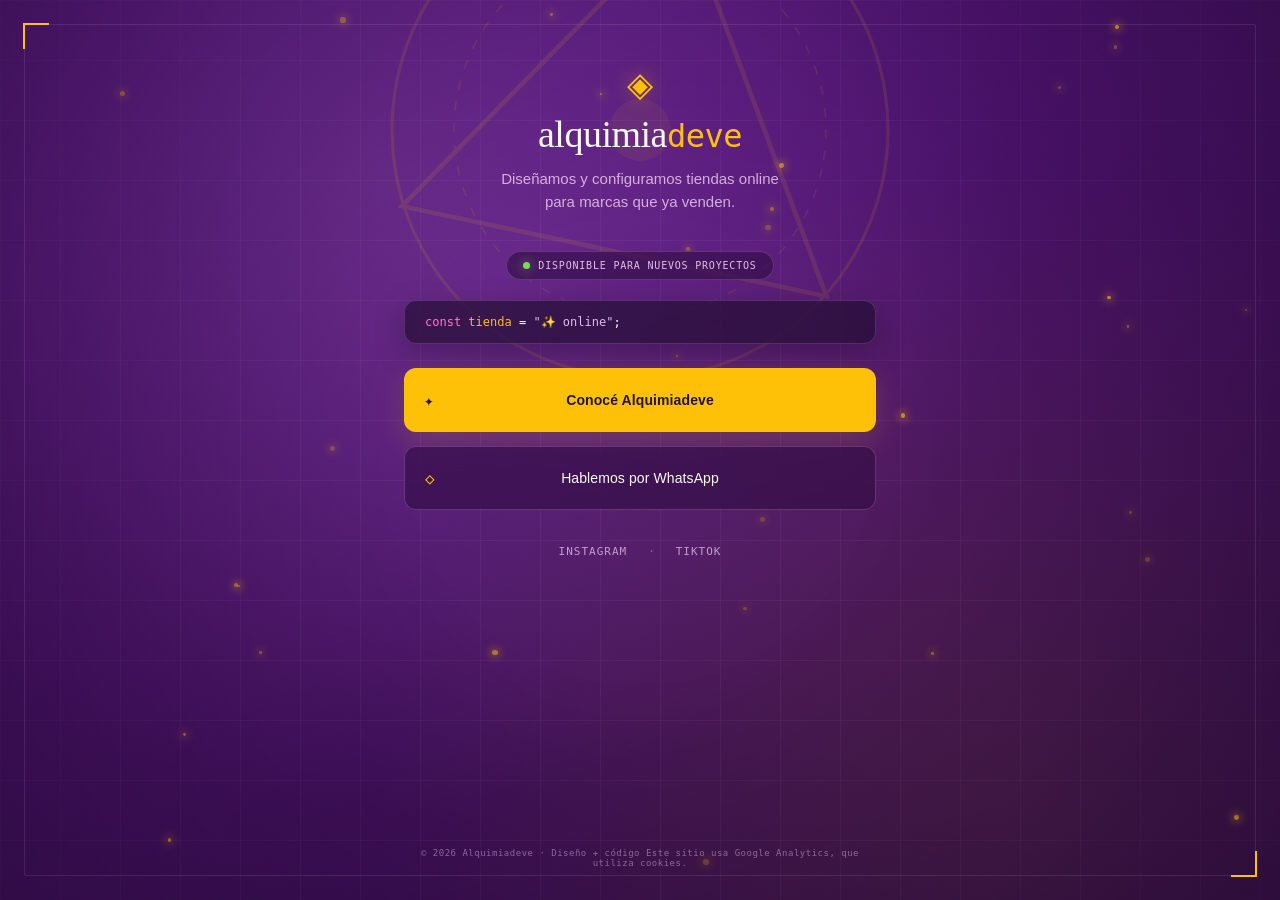
<file: links/links.html>
<!DOCTYPE html>
<html lang="es">
<head>
  <meta charset="UTF-8" />
  <meta name="viewport" content="width=device-width, initial-scale=1.0" />

  <title>Alquimiadev — Todos mis links</title>
  <link rel="icon" type="image/svg+xml" href="../logo.svg" />

  <meta
    name="description"
    content="Diseño, UX y desarrollo para marcas que quieren vender online. Links directos a mi portfolio, WhatsApp, Instagram y TikTok."
  />
  <!-- analytics -->
<!-- Google Analytics -->
<script async src="https://www.googletagmanager.com/gtag/js?id=G-09D3ZTJMD2"></script>
<script src="../gtag-init.js"></script>
 
  <!-- Fuentes autoalojadas (mismos archivos que index.html) -->
  <link rel="preload" href="../fonts/space-grotesk-latin-500-normal.woff2" as="font" type="font/woff2" crossorigin>
  

  <link rel="stylesheet" href="links.css" />
</head>

<body>

  <!-- Background decorativo -->
  <div class="background" aria-hidden="true">
    <div class="grid"></div>
    <div class="particles" id="particles"></div>
    <svg class="alchemy-svg" viewBox="0 0 200 200" aria-hidden="true">
      <circle cx="100" cy="100" r="80" fill="none" stroke="currentColor" stroke-width="1"/>
      <circle cx="100" cy="100" r="60" fill="none" stroke="currentColor" stroke-width="0.5" stroke-dasharray="3 4"/>
      <polygon points="100,30 170,140 30,140" fill="none" stroke="currentColor" stroke-width="1.5"/>
      <circle cx="100" cy="100" r="10" fill="currentColor" opacity="0.6"/>
    </svg>
  </div>

  <!-- Marco decorativo -->
  <div class="frame" aria-hidden="true"></div>


  <main class="links-page">

    <!-- Brand -->
    <header class="brand">

      <div class="brand-symbol" aria-hidden="true">◈</div>

      <div class="brand-name">
        alquimia<em>deve</em>
      </div>

      <p class="tagline">
        Diseñamos y configuramos tiendas online<br>
        para marcas que ya venden.
      </p>

    </header>


    <!-- Status -->
    <p class="status">
      <span class="status-dot" aria-hidden="true"></span>
      disponible para nuevos proyectos
    </p>


    <!-- Mini panel de código -->
    <div class="mini-code" aria-hidden="true">
      <span class="c-key">const</span> <span class="c-fn">tienda</span> = <span class="c-str">"✨ online"</span>;
    </div>


    <!-- Links principales -->
    <nav class="links" aria-label="Enlaces principales">

      <a
        class="link link-primary"
        href="https://alquimia-deve-web.vercel.app/"
        target="_blank"
        rel="noopener noreferrer"
      >
        <span class="link-icon" aria-hidden="true">✦</span>
        Conocé Alquimiadeve
      </a>

      <a
        class="link link-secondary"
        href="https://wa.me/5491172546211?text=Hola%20Alquimiadev!%20Quiero%20consultar%20por%20una%20tienda%20online."
        target="_blank"
        rel="noopener noreferrer"
      >
        <span class="link-icon" aria-hidden="true">◇</span>
        Hablemos por WhatsApp
        <span class="sr-only"> (se abre en una pestaña nueva)</span>
      </a>

    </nav>


    <!-- Redes -->
    <div class="socials">
      <a
        href="https://www.instagram.com/alquimiadeve/"
        target="_blank"
        rel="noopener noreferrer"
      >
        Instagram
      </a>

      <span aria-hidden="true">·</span>

      <a
        href="https://www.tiktok.com/@alquimiadeve"
        target="_blank"
        rel="noopener noreferrer"
      >
        TikTok
      </a>
    </div>


    <!-- Footer -->
    <footer class="footer">
      © 2026 Alquimiadeve · Diseño + código
      Este sitio usa Google Analytics, que utiliza cookies.
    </footer>

  </main>


  <script src="../analytics.js" defer></script>
<script src="links.js" defer></script>

</body>
</html>
</file>
<file: styles.css>
/* ============================================================
   ALQUIMIADEV — Portfolio
   Estructura:
   01. Fuentes
   02. Variables (temas)
   03. Reset y base
   04. Utilidades y helpers
   05. Navegación
   06. Botón de tema
   07. Hero
   08. Botones
   09. Code panel
   10. Secciones generales
   11. Decisión (dos caminos)
   12. Tiendas online
   13. Planes
   14. Páginas web (features + CTA)
   15. Mejorar mi web
   16. Sobre mí
   17. CTA final
   18. Footer
   19. Accesibilidad (reduced motion)
   20. Responsive
   ============================================================ */


/* ============================================================
   01. FUENTES
   ============================================================ */
@font-face {
  font-family: 'Cormorant Garamond';
  font-style: normal;
  font-weight: 600;
  font-display: swap;
  src: url('fonts/cormorant-garamond-latin-600-normal.woff2') format('woff2');
}
@font-face {
  font-family: 'Cormorant Garamond';
  font-style: normal;
  font-weight: 700;
  font-display: swap;
  src: url('fonts/cormorant-garamond-latin-700-normal.woff2') format('woff2');
}
@font-face {
  font-family: 'Cormorant Garamond';
  font-style: italic;
  font-weight: 700;
  font-display: swap;
  src: url('fonts/cormorant-garamond-latin-700-italic.woff2') format('woff2');
}
@font-face {
  font-family: 'Space Grotesk';
  font-style: normal;
  font-weight: 300;
  font-display: swap;
  src: url('fonts/space-grotesk-latin-300-normal.woff2') format('woff2');
}
@font-face {
  font-family: 'Space Grotesk';
  font-style: normal;
  font-weight: 500;
  font-display: swap;
  src: url('fonts/space-grotesk-latin-500-normal.woff2') format('woff2');
}
@font-face {
  font-family: 'JetBrains Mono';
  font-style: normal;
  font-weight: 400;
  font-display: swap;
  src: url('fonts/jetbrains-mono-latin-400-normal.woff2') format('woff2');
}


/* ============================================================
   02. VARIABLES — TEMAS
   ============================================================ */

/* ---------- Tema oscuro (por defecto) ---------- */
:root,
[data-theme="dark"] {
  /* Colores base */
  --violeta: #6a1b9a;
  --violeta-dark: #4a1268;
  --violeta-deep: #2a0a3d;
  --dorado: #FFC107;
  --lila: #E1BEE7;
  --blanco: #FAFAFA;
  --negro: #1A1A1A;

  /* Fondos */
  --bg-body: #2a0a3d;
  --bg-section-base: #2a0a3d;
  --bg-section-alt: #4a1268;
  --bg-card: rgba(42, 10, 61, 0.5);
  --bg-nav: rgba(26, 10, 40, 0.75);
  --bg-nav-mobile: rgba(26, 10, 40, 0.98);
  --bg-code: rgba(26, 10, 40, 0.55);

  /* Texto */
  --text-primary: #FAFAFA;
  --text-secondary: #E1BEE7;
  --text-muted: rgba(225, 190, 231, 0.7);

  /* Bordes */
  --border-subtle: rgba(225, 190, 231, 0.15);
  --border-medium: rgba(225, 190, 231, 0.25);
  --border-accent: rgba(255, 193, 7, 0.4);

  /* Sombras */
  --shadow-card: 0 20px 60px rgba(0, 0, 0, 0.4);

  /* Tipografía */
  --font-serif: 'Cormorant Garamond', Georgia, serif;
  --font-sans: 'Space Grotesk', system-ui, sans-serif;
  --font-mono: 'JetBrains Mono', monospace;
}

/* ---------- Tema claro ---------- */
[data-theme="light"] {
  --violeta: #6a1b9a;
  --violeta-dark: #4a1268;
  --violeta-deep: #2a0a3d;
  --dorado: #b8860b;
  --lila: #6a1b9a;
  --blanco: #ffffff;
  --negro: #1A1A1A;

  --bg-body: #faf7fc;
  --bg-section-base: #faf7fc;
  --bg-section-alt: #f3ebf6;
  --bg-card: rgba(255, 255, 255, 0.85);
  --bg-nav: rgba(250, 247, 252, 0.9);
  --bg-nav-mobile: rgba(250, 247, 252, 0.98);
  --bg-code: #2a0a3d;

  --text-primary: #2a0a3d;
  --text-secondary: #4a1268;
  --text-muted: rgba(74, 18, 104, 0.7);

  --border-subtle: rgba(106, 27, 154, 0.15);
  --border-medium: rgba(106, 27, 154, 0.25);
  --border-accent: rgba(184, 134, 11, 0.5);

  --shadow-card: 0 20px 60px rgba(42, 10, 61, 0.12);
}


/* ============================================================
   03. RESET Y BASE
   ============================================================ */
* {
  margin: 0;
  padding: 0;
  box-sizing: border-box;
}

html {
  scroll-behavior: smooth;
  transition: background-color 0.3s ease, color 0.3s ease;
}

body {
  background: var(--bg-body);
  color: var(--text-primary);
  font-family: var(--font-sans);
  font-weight: 300;
  line-height: 1.6;
  overflow-x: hidden;
}

.container {
  max-width: 1200px;
  margin: 0 auto;
  padding: 0 32px;
}

img,
svg {
  max-width: 100%;
  display: block;
}


/* ============================================================
   04. UTILIDADES Y HELPERS
   ============================================================ */

/* Tipografía base de secciones */
.kicker {
  font-family: var(--font-mono);
  font-size: 14px;
  letter-spacing: 3px;
  text-transform: uppercase;
  color: var(--text-secondary);
  margin-bottom: 20px;
  opacity: 0.85;
  display: flex;
  align-items: center;
  gap: 8px;
}

.kicker--centered {
  justify-content: center;
}

.section-title {
  font-family: var(--font-serif);
  font-weight: 700;
  font-size: 64px;
  line-height: 1;
  letter-spacing: -1px;
  color: var(--text-primary);
  margin-bottom: 24px;
}

.section-title em {
  font-style: italic;
  color: var(--dorado);
}

.section-sub {
  font-size: 18px;
  color: var(--text-secondary);
  max-width: 600px;
  margin-top: 12px;
}

/* Centrado de encabezados */
.section-header--centered {
  text-align: center;
  margin-left: auto;
  margin-right: auto;
}

.section-sub--centered {
  margin-left: auto;
  margin-right: auto;
  text-align: center;
}

/* CTA centrado al final de una sección */
.section-cta-centered {
  text-align: center;
}

.section-cta-centered--spaced {
  margin-bottom: 40px;
}

/* Subtítulo de planes (ex h3.section-title) */
.planes-subtitle {
  font-family: var(--font-serif);
  font-weight: 700;
  font-size: 48px;
  line-height: 1.1;
  letter-spacing: -0.5px;
  color: var(--text-primary);
  text-align: center;
  margin-bottom: 24px;
}

/* Header de planes (kicker + subtítulo) */
.planes-header {
  text-align: center;
  margin-bottom: 48px;
}

/* Grids con espaciado interno */
.services-grid--spaced {
  margin-bottom: 80px;
}

.web-features-grid--spaced {
  margin-bottom: 60px;
}

/* CTA centrado en hero-ctas */
.hero-ctas--centered {
  justify-content: center;
}


/* ============================================================
   05. NAVEGACIÓN
   ============================================================ */
.nav {
  position: fixed;
  top: 0; left: 0; right: 0;
  z-index: 100;
  background: var(--bg-nav);
  backdrop-filter: blur(16px);
  -webkit-backdrop-filter: blur(16px);
  border-bottom: 1px solid var(--border-subtle);
}

.nav-inner {
  max-width: 1200px;
  margin: 0 auto;
  padding: 18px 32px;
  display: flex;
  align-items: center;
  justify-content: space-between;
  gap: 16px;
}

.nav-logo {
  display: flex;
  align-items: center;
  gap: 10px;
  text-decoration: none;
  color: var(--text-primary);
  font-family: var(--font-sans);
  font-weight: 500;
  font-size: 18px;
  letter-spacing: 0.5px;
}

.nav-logo-symbol {
  color: var(--dorado);
  font-size: 22px;
}

.nav-logo-text em {
  font-style: normal;
  color: var(--dorado);
  font-family: var(--font-mono);
  font-weight: 400;
}

.nav-links {
  display: flex;
  gap: 32px;
  align-items: center;
}

.nav-links a {
  color: var(--text-secondary);
  text-decoration: none;
  font-size: 15px;
  transition: color 0.2s;
}

.nav-links a:hover { color: var(--dorado); }

.nav-cta {
  padding: 10px 20px;
  border: 1px solid var(--border-accent);
  border-radius: 100px;
  background: rgba(255, 193, 7, 0.08);
  color: var(--dorado) !important;
  font-weight: 500;
}

.nav-cta:hover {
  background: var(--dorado);
  color: var(--negro) !important;
}

.nav-toggle {
  display: none;
  background: none;
  border: none;
  cursor: pointer;
  flex-direction: column;
  gap: 5px;
}

.nav-toggle span {
  width: 24px;
  height: 2px;
  background: var(--dorado);
  transition: 0.3s;
}

.nav-mobile {
  display: none;
  position: fixed;
  top: 70px;
  left: 0;
  right: 0;
  max-height: calc(100vh - 70px);
  overflow-y: auto;
  background: var(--bg-nav-mobile);
  backdrop-filter: blur(16px);
  -webkit-backdrop-filter: blur(16px);
  padding: 24px;
  flex-direction: column;
  gap: 20px;
  z-index: 99;
  border-bottom: 1px solid var(--border-subtle);
}

.nav-mobile.active { display: flex; }

.nav-mobile a {
  color: var(--text-secondary);
  text-decoration: none;
  font-size: 18px;
  padding: 8px 0;
  border-bottom: 1px solid var(--border-subtle);
}

/* Estado del nav al hacer scroll */
.nav--scrolled {
  background: var(--bg-nav-scrolled, var(--bg-nav));
  border-bottom-color: var(--border-accent);
}

/* Variables por tema */
:root,
[data-theme="dark"] {
  --bg-nav-scrolled: rgba(26, 10, 40, 0.95);
}

[data-theme="light"] {
  --bg-nav-scrolled: rgba(250, 247, 252, 0.98);
}
/* Ajustes de navbar en tema claro */
[data-theme="light"] .nav-links a {
  color: var(--violeta-deep);
  font-weight: 500;
}
[data-theme="light"] .nav-links a:hover { color: var(--violeta); }
[data-theme="light"] .nav-logo { color: var(--violeta-deep); }
[data-theme="light"] .nav-logo-symbol { color: var(--violeta); }
[data-theme="light"] .nav-logo-text em { color: #8a5a00; font-weight: 500; }
[data-theme="light"] .nav-cta {
  background: var(--violeta);
  border-color: var(--violeta);
  color: #ffffff !important;
}
[data-theme="light"] .nav-cta:hover {
  background: var(--violeta-dark);
  border-color: var(--violeta-dark);
  color: #ffffff !important;
}
[data-theme="light"] .nav-mobile a {
  color: var(--violeta-deep);
  font-weight: 500;
}
[data-theme="light"] .nav-toggle span { background: var(--violeta-deep); }


/* ============================================================
   06. BOTÓN DE TEMA
   ============================================================ */
.theme-toggle {
  display: flex;
  align-items: center;
  justify-content: center;
  width: 42px;
  height: 42px;
  border-radius: 50%;
  border: 1px solid var(--border-subtle);
  background: var(--bg-card);
  backdrop-filter: blur(12px);
  -webkit-backdrop-filter: blur(12px);
  cursor: pointer;
  position: relative;
  overflow: hidden;
  transition: border-color 0.25s ease, background 0.25s ease, transform 0.25s ease;
  margin-left: 16px;
  flex-shrink: 0;
}

.theme-toggle:hover {
  border-color: var(--border-accent);
  transform: scale(1.05);
}

.theme-toggle:focus-visible {
  outline: 2px solid var(--dorado);
  outline-offset: 2px;
}

.theme-icon {
  position: absolute;
  display: flex;
  align-items: center;
  justify-content: center;
  color: var(--text-primary);
  transition: opacity 0.3s ease, transform 0.4s ease;
}

.theme-icon-sun { opacity: 1; transform: rotate(0deg) scale(1); }
.theme-icon-moon { opacity: 0; transform: rotate(-90deg) scale(0.6); }

[data-theme="light"] .theme-icon-sun { opacity: 0; transform: rotate(90deg) scale(0.6); }
[data-theme="light"] .theme-icon-moon { opacity: 1; transform: rotate(0deg) scale(1); }

[data-theme="light"] .theme-toggle {
  border-color: rgba(106, 27, 154, 0.25);
  background: rgba(106, 27, 154, 0.05);
}
[data-theme="light"] .theme-toggle:hover {
  border-color: var(--violeta);
  background: rgba(106, 27, 154, 0.1);
}
[data-theme="light"] .theme-icon { color: var(--violeta-deep); }


/* ============================================================
   07. HERO
   ============================================================ */
.hero {
  position: relative;
  min-height: 100vh;
  display: flex;
  align-items: center;
  padding: 140px 0 80px;
  overflow: hidden;
}

.hero-bg {
  position: absolute;
  inset: 0;
  background:
    radial-gradient(circle at 30% 20%, rgba(225,190,231,0.18), transparent 55%),
    radial-gradient(circle at 80% 90%, rgba(255,193,7,0.12), transparent 50%),
    linear-gradient(160deg, var(--violeta) 0%, var(--violeta-dark) 55%, var(--violeta-deep) 100%);
  z-index: 0;
}

[data-theme="light"] .hero-bg {
  background:
    radial-gradient(circle at 30% 20%, rgba(106, 27, 154, 0.08), transparent 55%),
    radial-gradient(circle at 80% 90%, rgba(184, 134, 11, 0.06), transparent 50%),
    linear-gradient(160deg, #faf7fc 0%, #f3ebf6 55%, #ede2f2 100%);
}

.grid-bg {
  position: absolute;
  inset: 0;
  background-image:
    linear-gradient(rgba(225,190,231,0.06) 1px, transparent 1px),
    linear-gradient(90deg, rgba(225,190,231,0.06) 1px, transparent 1px);
  background-size: 60px 60px;
}

[data-theme="light"] .grid-bg {
  background-image:
    linear-gradient(rgba(106, 27, 154, 0.06) 1px, transparent 1px),
    linear-gradient(90deg, rgba(106, 27, 154, 0.06) 1px, transparent 1px);
}

.grid-bg::after {
  content: '';
  position: absolute;
  inset: 0;
  background: radial-gradient(circle at center, transparent 30%, rgba(42,10,61,0.7) 100%);
}

[data-theme="light"] .grid-bg::after {
  background: radial-gradient(circle at center, transparent 30%, rgba(250, 247, 252, 0.5) 100%);
}

.particles {
  position: absolute;
  inset: 0;
  pointer-events: none;
}

.particle {
  position: absolute;
  border-radius: 50%;
  background: var(--dorado);
  box-shadow: 0 0 8px 2px rgba(255,193,7,0.6);
  animation: float 6s ease-in-out infinite;
}

[data-theme="light"] .particle {
  box-shadow: 0 0 6px 1px rgba(184, 134, 11, 0.5);
}

@keyframes float {
  0%, 100% { transform: translateY(0) scale(1); opacity: 0.4; }
  50%      { transform: translateY(-14px) scale(1.3); opacity: 0.9; }
}

.alchemy-mark {
  position: absolute;
  top: 50%;
  right: -120px;
  width: 620px;
  height: 620px;
  transform: translateY(-50%) rotate(12deg);
  color: var(--dorado);
  opacity: 0.09;
  pointer-events: none;
}

[data-theme="light"] .alchemy-mark {
  color: var(--violeta);
  opacity: 0.06;
}

.hero-inner {
  position: relative;
  z-index: 2;
  display: grid;
  grid-template-columns: 1.2fr 1fr;
  gap: 80px;
  align-items: center;
  width: 100%;
}

.badge {
  display: inline-flex;
  align-items: center;
  gap: 8px;
  padding: 8px 16px;
  background: rgba(255,255,255,0.06);
  border: 1px solid rgba(255,193,7,0.35);
  border-radius: 100px;
  font-family: var(--font-mono);
  font-size: 13px;
  color: var(--text-secondary);
  letter-spacing: 0.5px;
  margin-bottom: 28px;
}

[data-theme="light"] .badge {
  background: rgba(106, 27, 154, 0.06);
  border-color: rgba(106, 27, 154, 0.25);
  color: var(--violeta-dark);
}

.badge-dot {
  width: 8px;
  height: 8px;
  border-radius: 50%;
  background: var(--dorado);
  box-shadow: 0 0 10px var(--dorado);
  animation: pulse 2s infinite;
}

@keyframes pulse {
  0%, 100% { opacity: 1; }
  50% { opacity: 0.4; }
}

.hero-title {
  font-family: var(--font-serif);
  font-weight: 700;
  font-size: 88px;
  line-height: 0.95;
  letter-spacing: -1.5px;
  color: var(--text-primary);
  margin-bottom: 28px;
}

.hero-title em {
  font-style: italic;
  color: var(--dorado);
  position: relative;
}

.hero-title em::after {
  content: '';
  position: absolute;
  left: 0; right: 0; bottom: 8px;
  height: 6px;
  background: var(--dorado);
  opacity: 0.25;
  border-radius: 3px;
}

.hero-sub {
  font-size: 20px;
  line-height: 1.6;
  color: var(--text-secondary);
  margin-bottom: 40px;
  max-width: 520px;
}

.hero-ctas {
  display: flex;
  gap: 16px;
  flex-wrap: wrap;
}


/* ============================================================
   08. BOTONES
   ============================================================ */
.btn {
  display: inline-flex;
  align-items: center;
  gap: 8px;
  padding: 16px 28px;
  border-radius: 100px;
  font-family: var(--font-sans);
  font-weight: 500;
  font-size: 16px;
  text-decoration: none;
  transition: all 0.25s ease;
  cursor: pointer;
  border: none;
}

.btn-primary {
  background: var(--dorado);
  color: var(--negro);
}

.btn-primary:hover {
  transform: translateY(-2px);
  box-shadow: 0 12px 30px rgba(255,193,7,0.35);
}

[data-theme="light"] .btn-primary {
  background: var(--violeta);
  color: #ffffff;
}
[data-theme="light"] .btn-primary:hover {
  box-shadow: 0 12px 30px rgba(106, 27, 154, 0.35);
}

.btn-secondary {
  background: rgba(255,255,255,0.05);
  color: var(--text-primary);
  border: 1px solid var(--border-medium);
  backdrop-filter: blur(8px);
}

.btn-secondary:hover {
  border-color: var(--dorado);
  color: var(--dorado);
}

[data-theme="light"] .btn-secondary {
  background: rgba(106, 27, 154, 0.05);
  color: var(--violeta-deep);
  border-color: rgba(106, 27, 154, 0.25);
}
[data-theme="light"] .btn-secondary:hover {
  border-color: var(--violeta);
  color: var(--violeta);
}

.link-arrow {
  color: var(--dorado);
  text-decoration: none;
  font-weight: 500;
  font-family: var(--font-sans);
  transition: opacity 0.2s;
}

.link-arrow:hover { opacity: 0.7; }


/* ============================================================
   09. CODE PANEL
   ============================================================ */
.hero-code {
  width: 100%;
  max-width: 100%;
  min-width: 0;
}

.code-panel {
  background: var(--bg-code);
  backdrop-filter: blur(20px);
  -webkit-backdrop-filter: blur(20px);
  border: 1px solid var(--border-medium);
  border-radius: 16px;
  overflow: hidden;
  box-shadow: var(--shadow-card);
  width: 100%;
  max-width: 100%;
}

[data-theme="light"] .code-panel {
  background: #2a0a3d;
  border-color: rgba(106, 27, 154, 0.3);
}

.code-header {
  display: flex;
  align-items: center;
  gap: 8px;
  padding: 14px 20px;
  background: rgba(0,0,0,0.25);
  border-bottom: 1px solid rgba(225,190,231,0.12);
}

.code-header span {
  width: 12px;
  height: 12px;
  border-radius: 50%;
}

.code-header span:nth-child(1) { background: #ff5f57; }
.code-header span:nth-child(2) { background: #febc2e; }
.code-header span:nth-child(3) { background: #28c840; }

.code-header em {
  margin-left: auto;
  font-family: var(--font-mono);
  font-size: 13px;
  font-style: normal;
  color: #E1BEE7;
  opacity: 0.7;
}

.code-body {
  padding: 24px 26px;
  font-family: var(--font-mono);
  font-size: 15px;
  line-height: 1.7;
  color: #FAFAFA;
  overflow-x: auto;
  -webkit-overflow-scrolling: touch;
  white-space: pre;
  max-width: 100%;
}

.code-body::-webkit-scrollbar { height: 6px; }
.code-body::-webkit-scrollbar-track { background: rgba(255, 255, 255, 0.03); }
.code-body::-webkit-scrollbar-thumb {
  background: rgba(255, 193, 7, 0.3);
  border-radius: 3px;
}

.code-body .c-key { color: #ff79c6; }
.code-body .c-fn  { color: var(--dorado); }
.code-body .c-str { color: #E1BEE7; }


/* ============================================================
   10. SECCIONES GENERALES
   ============================================================ */
.section {
  position: relative;
  padding: 120px 0;
}

.section-header {
  max-width: 720px;
  margin-bottom: 72px;
}


/* ============================================================
   11. DECISIÓN — DOS CAMINOS
   ============================================================ */
.decision {
  background: var(--bg-section-alt);
  padding: 100px 0;
}

.decision-grid {
  display: grid;
  grid-template-columns: 1fr 1fr;
  gap: 32px;
  margin-top: 40px;
}

.decision-card {
  display: flex;
  flex-direction: column;
  gap: 16px;
  padding: 44px 36px;
  background: var(--bg-card);
  backdrop-filter: blur(20px);
  border: 1px solid var(--border-subtle);
  border-radius: 20px;
  text-decoration: none;
  color: inherit;
  transition: all 0.3s ease;
  position: relative;
  overflow: hidden;
}

.decision-card::before {
  content: '';
  position: absolute;
  top: 0; left: 0; right: 0;
  height: 3px;
  background: linear-gradient(90deg, var(--dorado), transparent);
  opacity: 0;
  transition: opacity 0.3s ease;
}

.decision-card:hover {
  border-color: var(--border-accent);
  transform: translateY(-6px);
  box-shadow: 0 24px 60px rgba(0, 0, 0, 0.3);
}

.decision-card:hover::before { opacity: 1; }

[data-theme="light"] .decision-card {
  background: #ffffff;
  border-color: rgba(106, 27, 154, 0.15);
}

.decision-icon {
  width: 64px;
  height: 64px;
  color: var(--dorado);
  margin-bottom: 8px;
}

.decision-icon svg { width: 100%; height: 100%; }

.decision-tag {
  font-family: var(--font-mono);
  font-size: 11px;
  letter-spacing: 2.5px;
  text-transform: uppercase;
  color: var(--dorado);
  opacity: 0.8;
}

.decision-card h3 {
  font-family: var(--font-serif);
  font-size: 32px;
  font-weight: 700;
  color: var(--text-primary);
  line-height: 1.15;
  margin: 0;
}

.decision-card p {
  font-size: 16px;
  line-height: 1.6;
  color: var(--text-secondary);
  margin: 0;
  flex-grow: 1;
}

.decision-cta {
  font-family: var(--font-sans);
  font-weight: 600;
  font-size: 15px;
  color: var(--dorado);
  margin-top: 8px;
  transition: letter-spacing 0.2s;
}

.decision-card:hover .decision-cta { letter-spacing: 0.5px; }


/* ============================================================
   12. TIENDAS ONLINE
   ============================================================ */
.servicio-tiendas {
  background: var(--bg-section-base);
}

.services-grid {
  display: grid;
  grid-template-columns: repeat(3, 1fr);
  gap: 32px;
}

.service-card {
  padding: 40px 32px;
  background: var(--bg-card);
  backdrop-filter: blur(20px);
  border: 1px solid var(--border-subtle);
  border-radius: 20px;
  transition: all 0.3s ease;
}

.service-card:hover {
  border-color: var(--border-accent);
  transform: translateY(-4px);
  box-shadow: 0 20px 50px rgba(0,0,0,0.2);
}

[data-theme="light"] .service-card {
  background: #ffffff;
  border-color: rgba(106, 27, 154, 0.15);
}

.service-icon {
  width: 56px;
  height: 56px;
  color: var(--dorado);
  margin-bottom: 24px;
}

.service-icon svg { width: 100%; height: 100%; }

.service-card h3 {
  font-family: var(--font-serif);
  font-size: 28px;
  font-weight: 600;
  color: var(--text-primary);
  margin-bottom: 16px;
}

.service-card p {
  font-size: 16px;
  line-height: 1.6;
  color: var(--text-secondary);
}


/* ============================================================
   13. PLANES
   ============================================================ */
.planes-grid {
  display: grid;
  grid-template-columns: repeat(3, 1fr);
  gap: 28px;
  margin-bottom: 40px;
  align-items: stretch;
}

.plan {
  position: relative;
  padding: 40px 32px 32px;
  background: var(--bg-card);
  backdrop-filter: blur(20px);
  -webkit-backdrop-filter: blur(20px);
  border: 1px solid var(--border-subtle);
  border-radius: 20px;
  display: flex;
  flex-direction: column;
  transition: all 0.3s ease;
}

.plan:hover {
  border-color: var(--border-accent);
  transform: translateY(-4px);
  box-shadow: 0 20px 50px rgba(0, 0, 0, 0.3);
}

[data-theme="light"] .plan {
  background: #ffffff;
  border-color: rgba(106, 27, 154, 0.15);
}

.plan.destacado {
  border-color: var(--dorado);
  border-width: 2px;
  box-shadow: 0 20px 60px rgba(255, 193, 7, 0.15);
  background: rgba(42, 10, 61, 0.7);
}

[data-theme="light"] .plan.destacado {
  background: #fffdf6;
  border-color: var(--dorado);
  box-shadow: 0 20px 60px rgba(184, 134, 11, 0.15);
}

.plan.destacado:hover {
  box-shadow: 0 25px 70px rgba(255, 193, 7, 0.25);
}

.plan-badge {
  display: inline-block;
  align-self: flex-start;
  padding: 6px 14px;
  font-family: var(--font-mono);
  font-size: 11px;
  letter-spacing: 2px;
  text-transform: uppercase;
  border-radius: 100px;
  margin-bottom: 20px;
  font-weight: 500;
}

.plan-base .plan-badge {
  background: rgba(225, 190, 231, 0.12);
  color: var(--text-secondary);
}
.plan-full .plan-badge {
  background: rgba(255, 193, 7, 0.18);
  color: var(--dorado);
}
.plan-premium .plan-badge {
  background: rgba(255, 193, 7, 0.15);
  color: var(--dorado);
}

.plan-ribbon {
  position: absolute;
  top: 20px;
  right: -32px;
  background: var(--dorado);
  color: var(--negro);
  font-family: var(--font-mono);
  font-size: 10px;
  font-weight: 700;
  letter-spacing: 1.5px;
  text-transform: uppercase;
  padding: 6px 40px;
  transform: rotate(45deg);
  box-shadow: 0 4px 12px rgba(0, 0, 0, 0.3);
}

.plan-name {
  font-family: var(--font-serif);
  font-size: 32px;
  font-weight: 700;
  color: var(--text-primary);
  margin-bottom: 10px;
  line-height: 1.1;
}

.plan-tagline {
  font-size: 14px;
  color: var(--text-secondary);
  margin-bottom: 24px;
  line-height: 1.5;
  opacity: 0.85;
  font-style: italic;
}

.plan-price {
  display: flex;
  flex-direction: column;
  gap: 4px;
  padding: 20px 0;
  border-top: 1px solid var(--border-subtle);
  border-bottom: 1px solid var(--border-subtle);
  margin-bottom: 24px;
}

.plan-amount {
  font-family: var(--font-serif);
  font-size: 40px;
  font-weight: 700;
  color: var(--dorado);
  line-height: 1;
}

.plan-currency {
  font-family: var(--font-mono);
  font-size: 12px;
  letter-spacing: 1.5px;
  text-transform: uppercase;
  color: var(--text-muted);
}

.plan-features {
  list-style: none;
  margin-bottom: 32px;
  flex-grow: 1;
  padding: 0;
}

.plan-features li {
  position: relative;
  padding: 8px 0 8px 22px;
  font-size: 14px;
  line-height: 1.5;
  color: var(--text-primary);
  border-bottom: 1px dashed var(--border-subtle);
}

.plan-features li:last-child { border-bottom: none; }

.plan-features li::before {
  content: '✓';
  position: absolute;
  left: 0;
  top: 8px;
  color: var(--dorado);
  font-weight: 700;
  font-size: 14px;
}

.btn-plan {
  display: inline-flex;
  align-items: center;
  justify-content: center;
  gap: 8px;
  width: 100%;
  padding: 14px 24px;
  border-radius: 100px;
  font-family: var(--font-sans);
  font-weight: 500;
  font-size: 15px;
  text-decoration: none;
  transition: all 0.25s ease;
  margin-top: auto;
  border: 1px solid transparent;
}

.btn-plan-base {
  background: transparent;
  border-color: var(--border-medium);
  color: var(--text-primary);
}
.btn-plan-base:hover {
  border-color: var(--dorado);
  color: var(--dorado);
}

.btn-plan-full {
  background: var(--dorado);
  color: var(--negro);
  font-weight: 600;
}
.btn-plan-full:hover {
  transform: translateY(-2px);
  box-shadow: 0 12px 30px rgba(255, 193, 7, 0.35);
}
[data-theme="light"] .btn-plan-full {
  background: var(--violeta);
  color: #ffffff;
}

.btn-plan-premium {
  background: transparent;
  border-color: rgba(255, 193, 7, 0.5);
  color: var(--dorado);
}
.btn-plan-premium:hover {
  background: rgba(255, 193, 7, 0.12);
  border-color: var(--dorado);
}

.planes-nota {
  font-size: 13px;
  color: var(--text-secondary);
  opacity: 0.6;
  text-align: center;
  font-style: italic;
  max-width: 700px;
  margin: 0 auto;
  line-height: 1.6;
}


/* ============================================================
   14. PÁGINAS WEB (features + CTA)
   ============================================================ */
.servicio-desarrollo {
  background: var(--bg-section-alt);
}

.web-features-grid {
  display: grid;
  grid-template-columns: repeat(3, 1fr);
  gap: 28px;
}

.web-feature {
  padding: 32px 28px;
  background: var(--bg-card);
  border: 1px solid var(--border-subtle);
  border-radius: 16px;
  transition: all 0.3s ease;
}

[data-theme="light"] .web-feature {
  background: #ffffff;
  border-color: rgba(106, 27, 154, 0.15);
}

.web-feature:hover {
  border-color: var(--border-accent);
  transform: translateY(-4px);
}

.web-feature-icon {
  width: 48px;
  height: 48px;
  color: var(--dorado);
  margin-bottom: 20px;
}

.web-feature-icon svg { width: 100%; height: 100%; }

.web-feature h3 {
  font-family: var(--font-serif);
  font-size: 24px;
  font-weight: 600;
  color: var(--text-primary);
  margin-bottom: 12px;
  line-height: 1.2;
}

.web-feature p {
  font-size: 15px;
  line-height: 1.6;
  color: var(--text-secondary);
  margin: 0;
}


/* ============================================================
   15. MEJORAR MI WEB
   ============================================================ */
.servicio-mejoras {
  background: var(--bg-section-base);
}

.web-service-nota {
  font-size: 15px;
  color: var(--text-secondary);
  text-align: center;
  font-style: italic;
  max-width: 700px;
  margin: 40px auto 0;
  line-height: 1.6;
}

.web-service-nota strong {
  color: var(--dorado);
  font-style: normal;
}


/* ============================================================
   16. SOBRE MÍ
   ============================================================ */
.sobre-mi {
  background: var(--bg-section-alt);
}

.sobre-mi-grid {
  display: grid;
  grid-template-columns: 1.5fr 1fr;
  gap: 80px;
  align-items: start;
}

.sobre-mi-text p {
  font-size: 18px;
  line-height: 1.7;
  color: var(--text-secondary);
  margin-bottom: 24px;
}

.sobre-mi-text strong {
  color: var(--text-primary);
  font-weight: 500;
}

.sobre-mi-stats {
  display: flex;
  flex-direction: column;
  gap: 32px;
  padding-left: 32px;
  border-left: 1px solid var(--border-accent);
}

.stat {
  display: flex;
  flex-direction: column;
  gap: 4px;
}

.stat-number {
  font-family: var(--font-serif);
  font-size: 48px;
  font-weight: 700;
  color: var(--dorado);
  line-height: 1;
}

.stat-label {
  font-family: var(--font-mono);
  font-size: 12px;
  letter-spacing: 2px;
  text-transform: uppercase;
  color: var(--text-muted);
}


/* ============================================================
   17. CTA FINAL
   ============================================================ */
.cta-final {
  background:
    radial-gradient(circle at 50% 50%, rgba(106,27,154,0.4), transparent 70%),
    var(--bg-section-base);
  text-align: center;
  overflow: hidden;
}

[data-theme="light"] .cta-final {
  background:
    radial-gradient(circle at 50% 50%, rgba(106, 27, 154, 0.12), transparent 70%),
    var(--bg-section-base);
}

.cta-inner {
  position: relative;
  max-width: 800px;
  margin: 0 auto;
  text-align: center;
}

.cta-bg {
  position: absolute;
  inset: -100px;
  pointer-events: none;
}

.cta-mark {
  position: absolute;
  top: 50%;
  left: 50%;
  width: 700px;
  height: 700px;
  transform: translate(-50%, -50%) rotate(12deg);
  color: var(--dorado);
  opacity: 0.06;
}

.cta-title {
  font-family: var(--font-serif);
  font-weight: 700;
  font-size: 72px;
  line-height: 1;
  letter-spacing: -1px;
  color: var(--text-primary);
  margin: 20px 0 24px;
  position: relative;
}

.cta-title em {
  font-style: italic;
  color: var(--dorado);
}

.cta-sub {
  font-size: 18px;
  color: var(--text-secondary);
  max-width: 520px;
  margin: 0 auto 40px;
  position: relative;
}


/* ============================================================
   18. FOOTER
   ============================================================ */
.footer {
  background: var(--negro);
  padding: 60px 0 40px;
  border-top: 1px solid var(--border-subtle);
}

[data-theme="light"] .footer {
  background: #f3ebf6;
  border-top-color: rgba(106, 27, 154, 0.15);
}

.footer-inner {
  display: flex;
  flex-direction: column;
  align-items: center;
  gap: 24px;
  text-align: center;
}

.footer-brand {
  display: flex;
  align-items: center;
  gap: 10px;
  font-family: var(--font-sans);
  font-weight: 500;
  font-size: 20px;
  color: var(--text-primary);
}

[data-theme="light"] .footer-brand { color: var(--violeta-deep); }

.footer-tagline {
  font-family: var(--font-mono);
  font-size: 12px;
  letter-spacing: 1.5px;
  text-transform: uppercase;
  color: var(--text-muted);
  text-align: center;
  margin: 8px 0;
  opacity: 0.7;
}

.footer-links {
  display: flex;
  gap: 32px;
  flex-wrap: wrap;
  justify-content: center;
}

.footer-links a {
  color: var(--text-secondary);
  text-decoration: none;
  font-size: 15px;
  font-family: var(--font-mono);
  transition: color 0.2s;
}

.footer-links a:hover { color: var(--dorado); }

.footer-copy {
  font-family: var(--font-mono);
  font-size: 13px;
  color: var(--text-muted);
  margin-top: 16px;
}


/* ============================================================
   19. ACCESIBILIDAD — REDUCED MOTION
   ============================================================ */
@media (prefers-reduced-motion: reduce) {
  *,
  *::before,
  *::after {
    animation-duration: 0.01ms !important;
    animation-iteration-count: 1 !important;
    transition-duration: 0.01ms !important;
    scroll-behavior: auto !important;
  }
}


/* ============================================================
   20. RESPONSIVE
   ============================================================ */
@media (max-width: 1024px) {
  .hero-inner {
    grid-template-columns: 1fr;
    gap: 60px;
  }
  .hero-title { font-size: 64px; }
  .hero-code { max-width: 100%; }

  .services-grid { grid-template-columns: 1fr; }
  .planes-grid { grid-template-columns: 1fr; gap: 24px; }
  .web-features-grid { grid-template-columns: repeat(2, 1fr); }
  .decision-grid { grid-template-columns: 1fr; }

  .sobre-mi-grid { grid-template-columns: 1fr; gap: 40px; }
  .sobre-mi-stats {
    padding-left: 0;
    padding-top: 32px;
    border-left: none;
    border-top: 1px solid var(--border-accent);
  }

  .plan { padding: 36px 28px 28px; }
  .plan-ribbon {
    right: -36px;
    font-size: 9px;
    padding: 5px 44px;
  }
}

@media (max-width: 768px) {
  .nav-links { display: none; }
  .nav-toggle { display: flex; }
  .theme-toggle {
    width: 38px;
    height: 38px;
    margin-left: 8px;
  }

  .section-title { font-size: 40px; }
  .kicker { font-size: 12px; }
  .planes-subtitle { font-size: 36px; }
  .cta-title { font-size: 48px; }
}

@media (max-width: 640px) {
  .container { padding: 0 20px; }

  .hero { padding: 120px 0 60px; }
  .hero-title { font-size: 42px; line-height: 1.05; }
  .hero-sub { font-size: 16px; }

  .section { padding: 80px 0; }
  .section-title { font-size: 34px; }
  .cta-title { font-size: 36px; }
  .planes-subtitle { font-size: 28px; }

  .btn { padding: 14px 24px; font-size: 15px; }

  .web-features-grid { grid-template-columns: 1fr; }
  .web-feature { padding: 24px 20px; }
  .web-feature h3 { font-size: 20px; }

  .decision-card { padding: 32px 24px; }
  .decision-card h3 { font-size: 26px; }

  .plan {
    padding: 32px 24px 24px;
    border-radius: 16px;
  }
  .plan-name { font-size: 26px; }
  .plan-amount { font-size: 34px; }
  .plan-features li {
    font-size: 13.5px;
    padding: 7px 0 7px 20px;
  }
  .plan-features li::before {
    top: 7px;
    font-size: 13px;
  }
  .btn-plan {
    padding: 13px 20px;
    font-size: 14px;
  }
  .plan-ribbon {
    top: 16px;
    right: -34px;
    font-size: 8.5px;
    padding: 5px 42px;
  }
  .planes-nota { font-size: 12px; }

  .code-body {
    font-size: 12px;
    padding: 18px 20px;
    line-height: 1.65;
  }
  .code-header { padding: 12px 16px; }
  .code-header em { font-size: 11px; }
  .code-header span {
    width: 10px;
    height: 10px;
  }

  .nav-inner { padding: 16px 20px; }
}
</file>
<file: accessibility.css>
/* ============================================================
   ALQUIMIADEV — Accesibilidad (se carga DESPUÉS de styles.css)
   ============================================================ */

/* Texto solo para lectores de pantalla */
.sr-only {
  position: absolute;
  width: 1px; height: 1px;
  margin: -1px; padding: 0;
  overflow: hidden;
  clip: rect(0, 0, 0, 0);
  white-space: nowrap;
  border: 0;
}

/* Skip link: visible solo al recibir foco con teclado */
.skip-link {
  position: fixed;
  top: 12px; left: 12px;
  z-index: 200;
  padding: 12px 20px;
  background: var(--dorado);
  color: var(--negro);
  font-weight: 500;
  border-radius: 8px;
  text-decoration: none;
  transform: translateY(-200%);
}
.skip-link:focus { transform: translateY(0); }

/* Foco visible en todo lo interactivo */
a:focus-visible,
button:focus-visible {
  outline: 3px solid var(--dorado);
  outline-offset: 3px;
  border-radius: 4px;
}
.btn-primary:focus-visible { outline-color: var(--blanco); }
[tabindex="-1"]:focus { outline: none; }

/* Que el header fijo no tape las secciones al saltar a un ancla */
[id] { scroll-margin-top: 80px; }

/* Área táctil mínima del botón hamburguesa */
.nav-toggle { padding: 10px; margin: -10px; }

/* Contraste: textos que quedaban por debajo de 4.5:1 */
.footer-copy { opacity: 0.75; }
.project-tag { opacity: 1; }

/* Listas y definiciones sin estilos por defecto */
.proceso-grid { list-style: none; }
dl.sobre-mi-stats { margin: 0; }
.stat { flex-direction: column-reverse; }
.stat dd { margin: 0; }

/* Reemplaza el style="padding: 2rem" que estaba inline */
.project-card .project-info { padding: 2rem; }

/* Respetar prefers-reduced-motion */
@media (prefers-reduced-motion: reduce) {
  *, *::before, *::after {
    animation: none !important;
    transition: none !important;
    scroll-behavior: auto !important;
  }
  .particles { display: none; }
  .service-card:hover,
  .project-card:hover,
  .btn-primary:hover { transform: none; }
}
</file>
<file: performance.css>
/* ALQUIMIADEV — Ajustes de performance (se carga después de styles.css) */

/* backdrop-filter sobre fondos casi sólidos no se nota pero cuesta pintado.
   Se mantiene solo en la navegación y en el panel de código. */
.service-card,
.btn-secondary {
  -webkit-backdrop-filter: none;
  backdrop-filter: none;
}

/* Menos partículas animadas en pantallas chicas */
@media (max-width: 640px) {
  .particle:nth-child(n+16) { display: none; }
}
</file>
<file: links/links.css>
:root {
      --bg: #2a0a3d;
      --bg-soft: #4a1268;
      --violet: #6a1b9a;
      --violet-light: #9c4dcc;
      --gold: #FFC107;
      --lila: #E1BEE7;
      --text: #FAFAFA;
      --muted: #E1BEE7;
      --border: rgba(255, 193, 7, 0.25);
      --border-soft: rgba(225, 190, 231, 0.2);
    }

    * {
      margin: 0;
      padding: 0;
      box-sizing: border-box;
    }

    html {
      scroll-behavior: smooth;
    }

    body {
      min-height: 100vh;
      background:
        radial-gradient(circle at 30% 20%, rgba(225,190,231,0.15), transparent 55%),
        radial-gradient(circle at 80% 90%, rgba(255,193,7,0.10), transparent 50%),
        linear-gradient(160deg, #6a1b9a 0%, #4a1268 55%, #2a0a3d 100%);
      color: var(--text);
      font-family: "Space Grotesk", sans-serif;
      display: flex;
      justify-content: center;
      overflow-x: hidden;
    }

    /* =========================
       BACKGROUND
    ========================= */

    .background {
      position: fixed;
      inset: 0;
      pointer-events: none;
      overflow: hidden;
      z-index: 0;
    }

    .grid {
      position: absolute;
      inset: 0;
      background-image:
        linear-gradient(rgba(225,190,231,0.06) 1px, transparent 1px),
        linear-gradient(90deg, rgba(225,190,231,0.06) 1px, transparent 1px);
      background-size: 60px 60px;
    }

    .grid::after {
      content: '';
      position: absolute;
      inset: 0;
      background: radial-gradient(circle at center, transparent 30%, rgba(42,10,61,0.7) 100%);
    }

    /* Partículas doradas */
    .particles {
      position: absolute;
      inset: 0;
      pointer-events: none;
    }

    .particle {
      position: absolute;
      border-radius: 50%;
      background: var(--gold);
      box-shadow: 0 0 8px 2px rgba(255,193,7,0.6);
      animation: float-particle 6s ease-in-out infinite;
    }

    @keyframes float-particle {
      0%, 100% { transform: translateY(0) scale(1); opacity: 0.3; }
      50%      { transform: translateY(-14px) scale(1.3); opacity: 0.8; }
    }

    /* Símbolo alquímico grande */
    .alchemy-svg {
      position: absolute;
      top: -180px;
      left: 50%;
      transform: translateX(-50%) rotate(12deg);
      width: 620px;
      height: 620px;
      color: var(--gold);
      opacity: 0.10;
      pointer-events: none;
    }

    /* Marco decorativo con esquinas */
    .frame {
      position: fixed;
      top: 24px;
      left: 24px;
      right: 24px;
      bottom: 24px;
      border: 1px solid rgba(225, 190, 231, 0.12);
      border-radius: 2px;
      pointer-events: none;
      z-index: 1;
    }

    .frame::before,
    .frame::after {
      content: '';
      position: absolute;
      width: 24px;
      height: 24px;
      border: 2px solid var(--gold);
    }

    .frame::before {
      top: -2px;
      left: -2px;
      border-right: none;
      border-bottom: none;
    }

    .frame::after {
      bottom: -2px;
      right: -2px;
      border-left: none;
      border-top: none;
    }

    /* =========================
       CONTAINER
    ========================= */

    .links-page {
      width: 100%;
      max-width: 520px;
      min-height: 100vh;
      padding: 64px 24px 32px;
      display: flex;
      flex-direction: column;
      align-items: center;
      position: relative;
      z-index: 2;
    }

    /* =========================
       BRAND
    ========================= */

    .brand {
      display: flex;
      flex-direction: column;
      align-items: center;
      text-align: center;
      margin-bottom: 18px;
    }

    .brand-symbol {
      font-size: 34px;
      color: var(--gold);
      margin-bottom: 8px;
      animation: float 4s ease-in-out infinite;
      text-shadow: 0 0 20px rgba(255,193,7,0.4);
    }

    .brand-name {
      font-family: "Space Grotesk", serif;
      font-size: 38px;
      font-weight: 500;
      letter-spacing: -0.5px;
      color: var(--text);
    }

    .brand-name em {
      font-family: "JetBrains Mono", monospace;
      font-style: normal;
      color: var(--gold);
      font-weight: 400;
      font-size: 32px;
    }

    .tagline {
      max-width: 340px;
      margin-top: 12px;
      color: var(--lila);
      font-size: 15px;
      line-height: 1.5;
      text-align: center;
      opacity: 0.9;
    }

    /* =========================
       STATUS
    ========================= */

    .status {
      display: inline-flex;
      align-items: center;
      gap: 8px;
      margin-top: 20px;
      margin-bottom: 20px;
      padding: 8px 16px;
      background: rgba(42, 10, 61, 0.55);
      backdrop-filter: blur(20px);
      -webkit-backdrop-filter: blur(20px);
      border: 1px solid rgba(225, 190, 231, 0.2);
      border-radius: 100px;
      font-family: "JetBrains Mono", monospace;
      font-size: 10px;
      letter-spacing: 0.8px;
      text-transform: uppercase;
      color: var(--lila);
    }

    .status-dot {
      width: 7px;
      height: 7px;
      background: #7ed957;
      border-radius: 50%;
      box-shadow: 0 0 12px rgba(126, 217, 87, 0.7);
      animation: pulse-dot 2s infinite;
    }

    @keyframes pulse-dot {
      0%, 100% { opacity: 1; }
      50% { opacity: 0.4; }
    }

    /* =========================
       MINI CODE PANEL
    ========================= */

    .mini-code {
      width: 100%;
      padding: 14px 20px;
      margin: 0 0 24px;
      background: rgba(26, 10, 40, 0.6);
      backdrop-filter: blur(20px);
      -webkit-backdrop-filter: blur(20px);
      border: 1px solid rgba(225, 190, 231, 0.18);
      border-radius: 12px;
      font-family: "JetBrains Mono", monospace;
      font-size: 12px;
      color: var(--text);
      text-align: left;
      box-shadow: 0 10px 30px rgba(0,0,0,0.25);
    }

    .mini-code .c-key { color: #ff79c6; }
    .mini-code .c-fn  { color: var(--gold); }
    .mini-code .c-str { color: var(--lila); }

    /* =========================
       BUTTONS
    ========================= */

    .links {
      width: 100%;
      display: flex;
      flex-direction: column;
      gap: 14px;
    }

    .link {
      position: relative;
      width: 100%;
      min-height: 64px;
      padding: 16px 20px;
      display: flex;
      align-items: center;
      justify-content: center;
      border-radius: 12px;
      text-decoration: none;
      font-size: 14px;
      font-weight: 500;
      letter-spacing: 0.1px;
      transition:
        transform 0.25s ease,
        border-color 0.25s ease,
        background 0.25s ease,
        box-shadow 0.25s ease;
    }

    .link:hover {
      transform: translateY(-3px);
    }

    .link-primary {
      background: var(--gold);
      color: #241329;
      box-shadow: 0 10px 30px rgba(255, 193, 7, 0.15);
      font-weight: 600;
    }

    .link-primary:hover {
      box-shadow: 0 14px 35px rgba(255, 193, 7, 0.25);
    }

    .link-secondary {
      background: rgba(42, 10, 61, 0.55);
      backdrop-filter: blur(20px);
      -webkit-backdrop-filter: blur(20px);
      border: 1px solid rgba(225, 190, 231, 0.22);
      color: var(--text);
    }

    .link-secondary:hover {
      background: rgba(106, 27, 154, 0.35);
      border-color: rgba(255, 193, 7, 0.5);
    }

    .link-icon {
      position: absolute;
      left: 20px;
      font-family: "JetBrains Mono", monospace;
      font-size: 16px;
      color: var(--gold);
    }

    .link-primary .link-icon {
      color: #241329;
    }

    /* =========================
       SOCIAL
    ========================= */

    .socials {
      display: flex;
      align-items: center;
      gap: 22px;
      margin-top: 32px;
      flex-wrap: wrap;
      justify-content: center;
    }

    .socials a {
      color: var(--lila);
      font-family: "JetBrains Mono", monospace;
      font-size: 11px;
      letter-spacing: 1px;
      text-transform: uppercase;
      text-decoration: none;
      transition: color 0.2s ease;
      opacity: 0.8;
    }

    .socials a:hover {
      color: var(--gold);
      opacity: 1;
    }

    .socials span {
      color: var(--lila);
      opacity: 0.4;
    }

    /* =========================
       FOOTER
    ========================= */

    .footer {
      margin-top: auto;
      padding-top: 50px;
      color: var(--lila);
      opacity: 0.5;
      font-family: "JetBrains Mono", monospace;
      font-size: 9px;
      letter-spacing: 0.5px;
      text-align: center;
    }

    /* =========================
       ANIMATIONS
    ========================= */

    @keyframes float {
      0%, 100% { transform: translateY(0); }
      50%      { transform: translateY(-5px); }
    }

    /* =========================
       MOBILE
    ========================= */

    @media (max-width: 480px) {

      .links-page {
        padding: 48px 20px 28px;
      }

      .brand-name {
        font-size: 32px;
      }

      .brand-name em {
        font-size: 28px;
      }

      .tagline {
        font-size: 14px;
      }

      .alchemy-svg {
        width: 420px;
        height: 420px;
        top: -140px;
      }

      .frame {
        top: 16px;
        left: 16px;
        right: 16px;
        bottom: 16px;
      }

      .frame::before,
      .frame::after {
        width: 18px;
        height: 18px;
      }

    }

    /* Respetar prefers-reduced-motion, igual que en el sitio principal */
    @media (prefers-reduced-motion: reduce) {
      *, *::before, *::after {
        animation: none !important;
        transition: none !important;
        scroll-behavior: auto !important;
      }
      .particles { display: none; }
      .link:hover { transform: none; }
    }


/* Texto solo para lectores de pantalla (antes iba como style="" inline) */
.sr-only {
  position: absolute;
  width: 1px; height: 1px;
  margin: -1px; padding: 0;
  overflow: hidden;
  clip: rect(0, 0, 0, 0);
  white-space: nowrap;
  border: 0;
}
</file>
